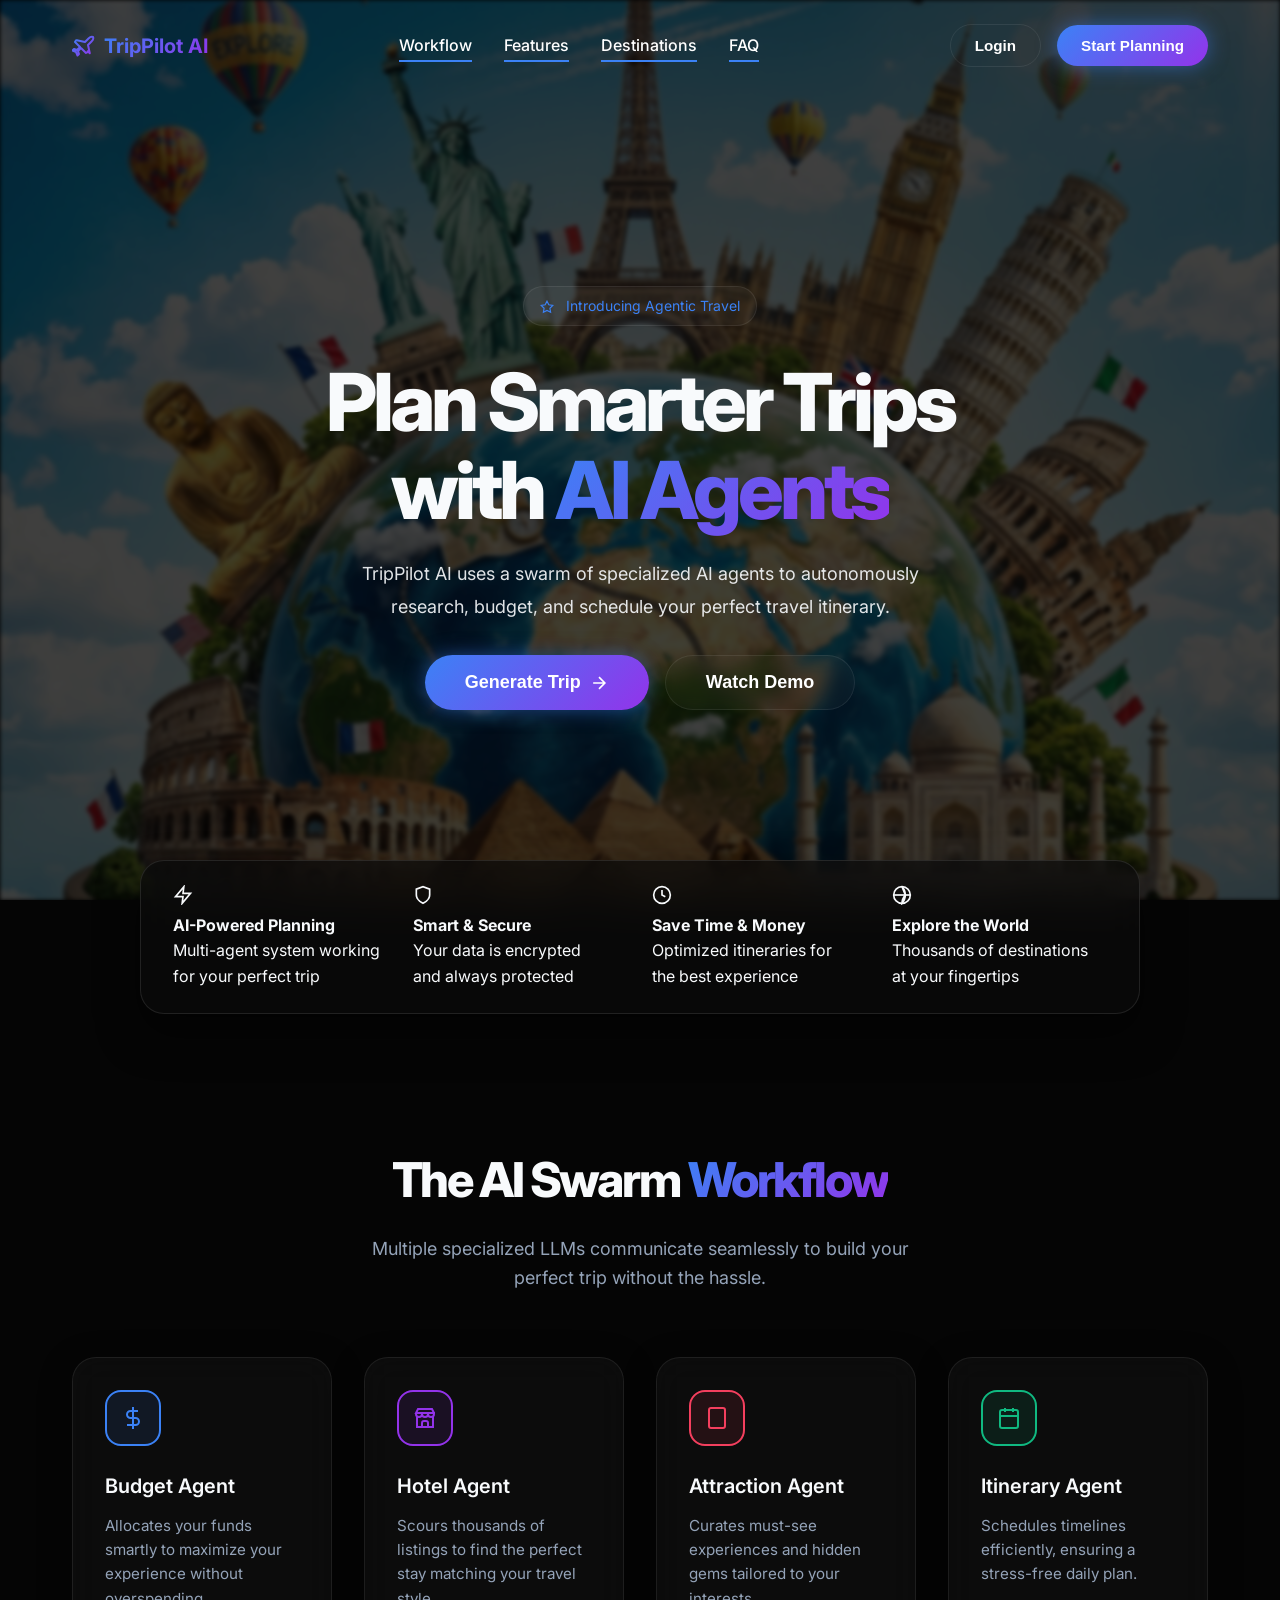
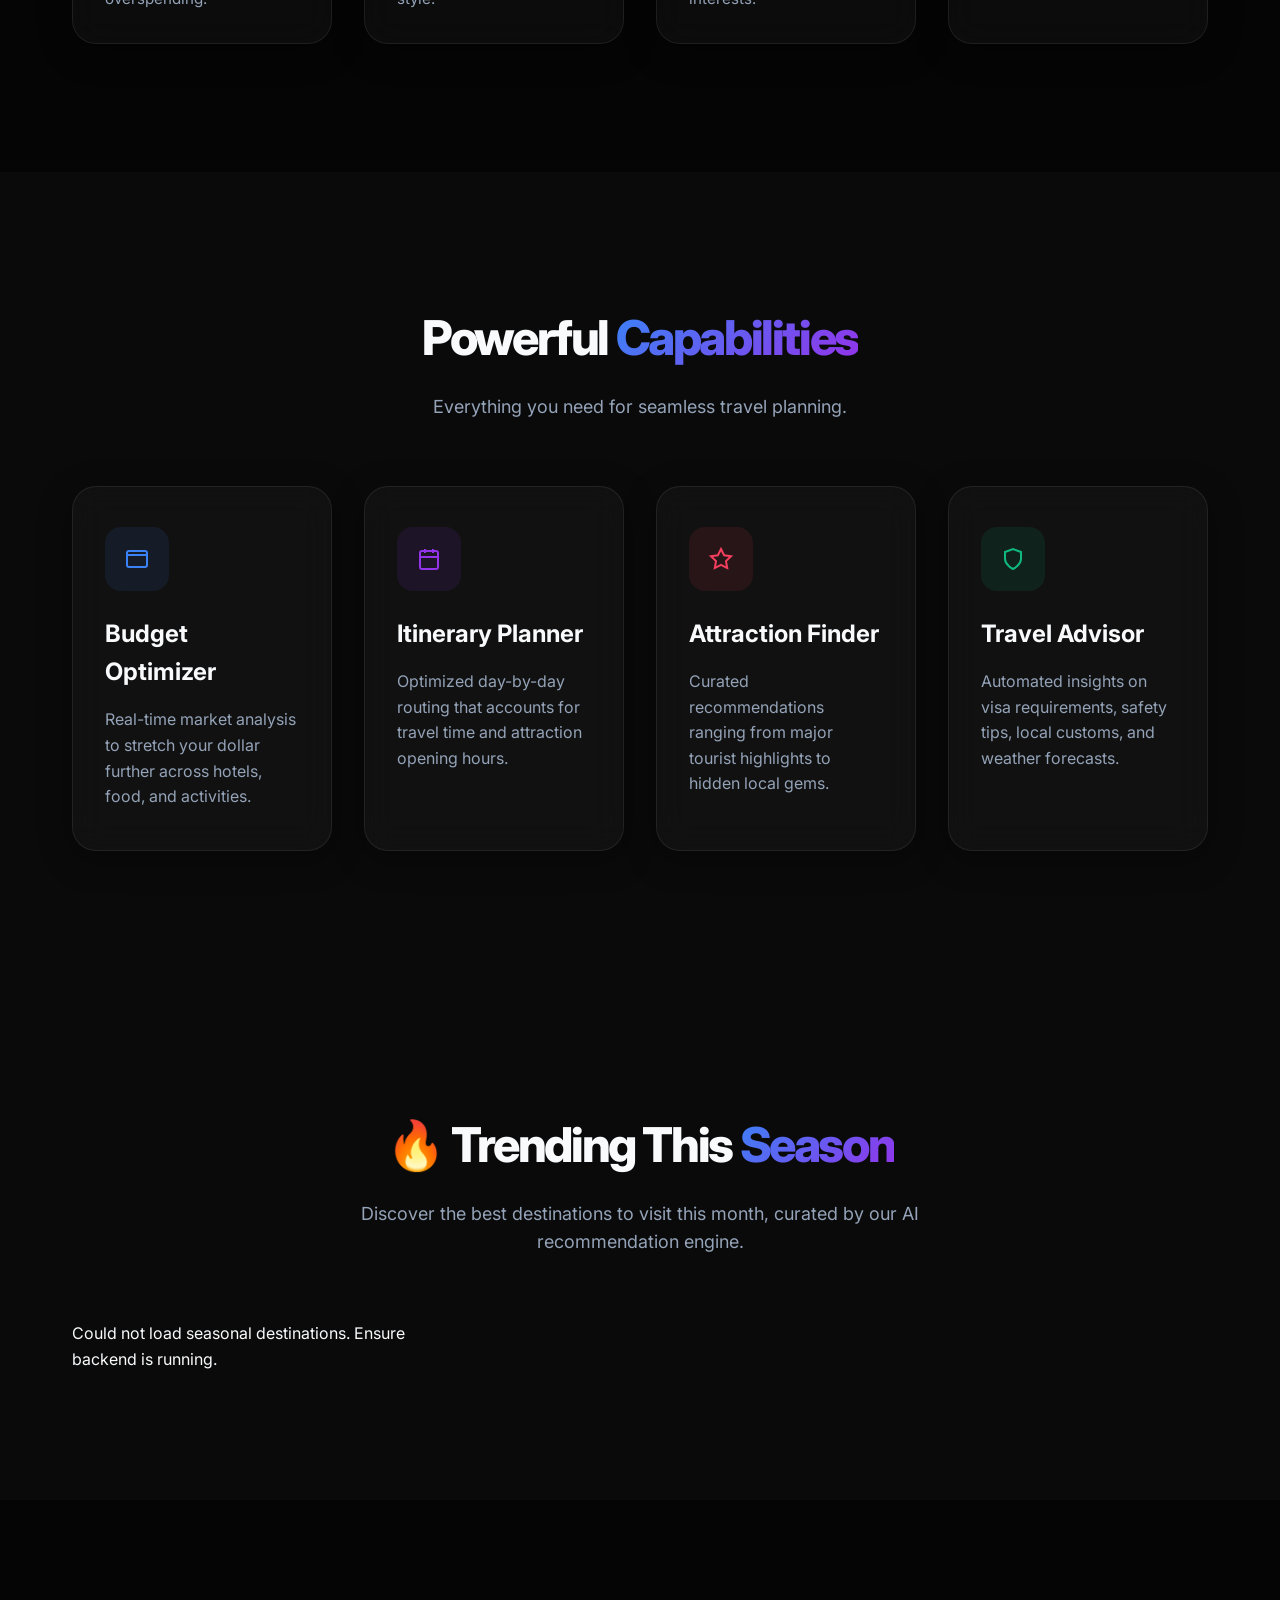
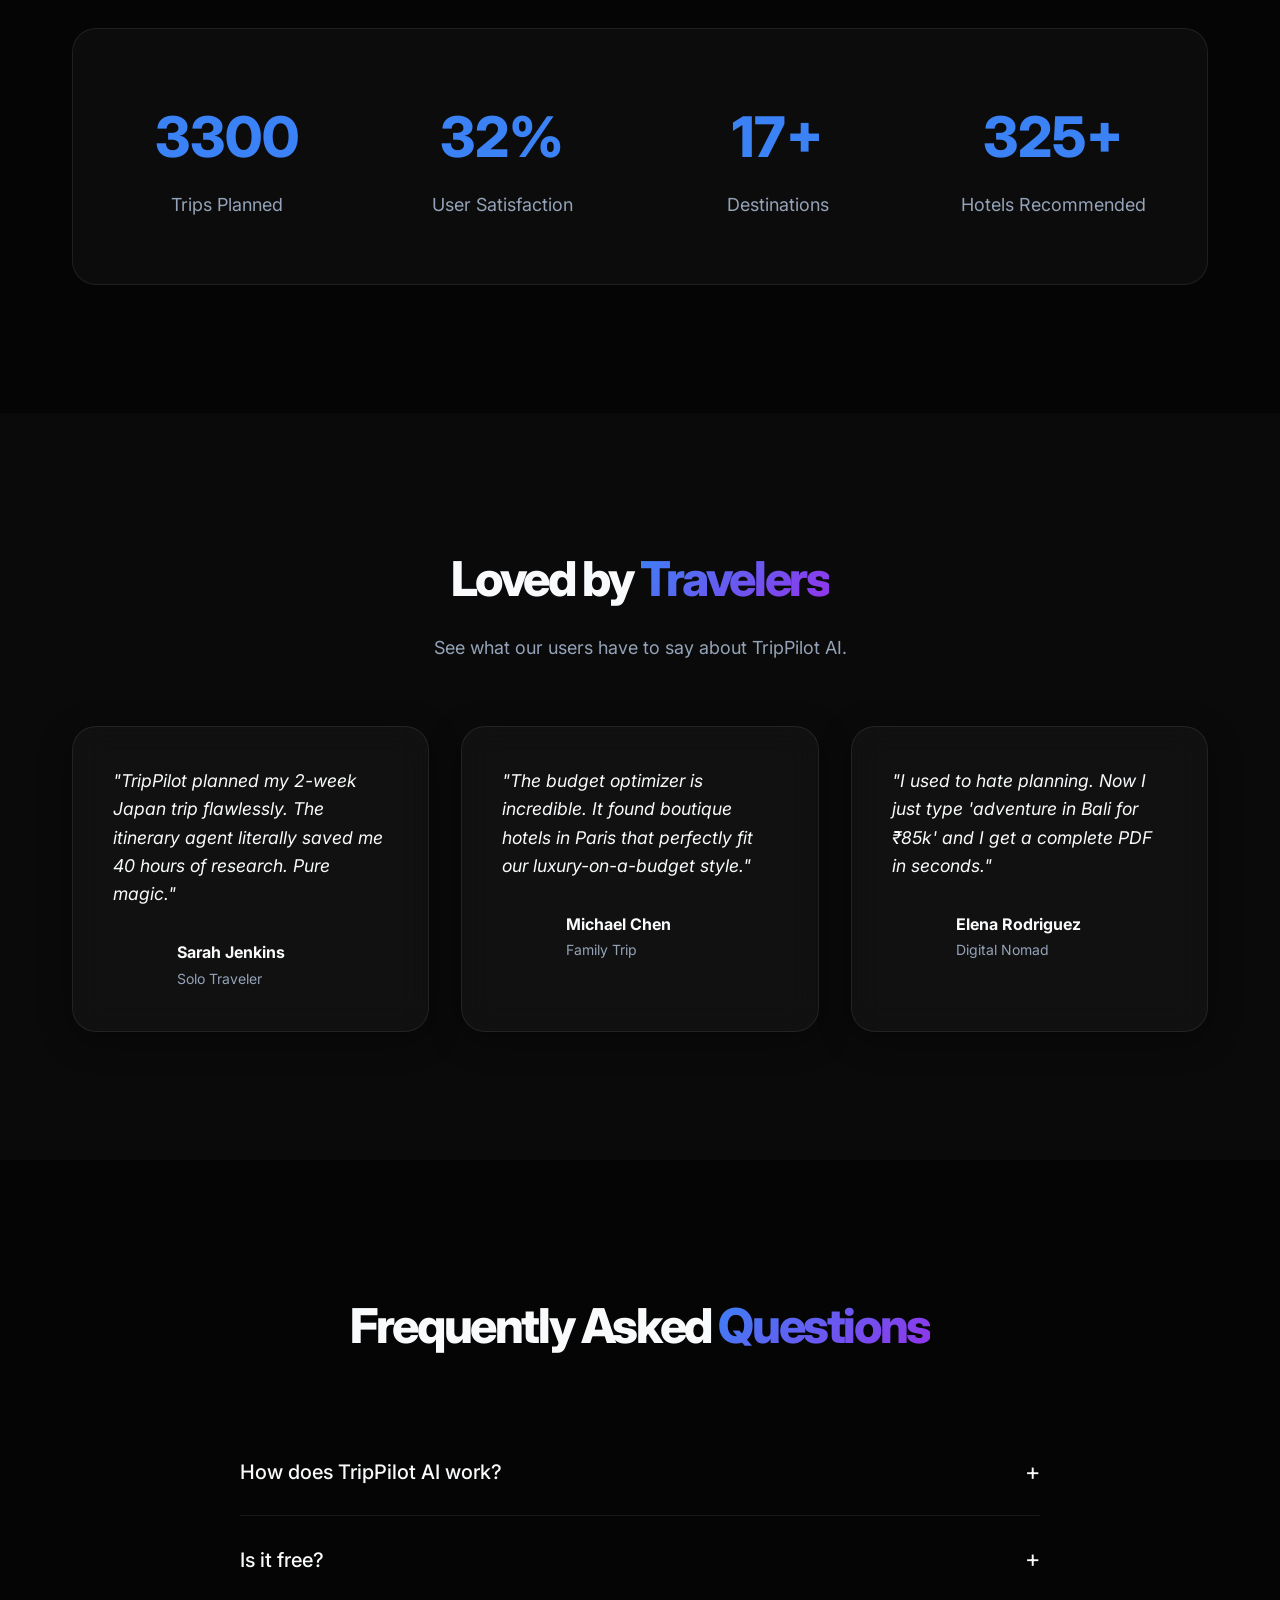
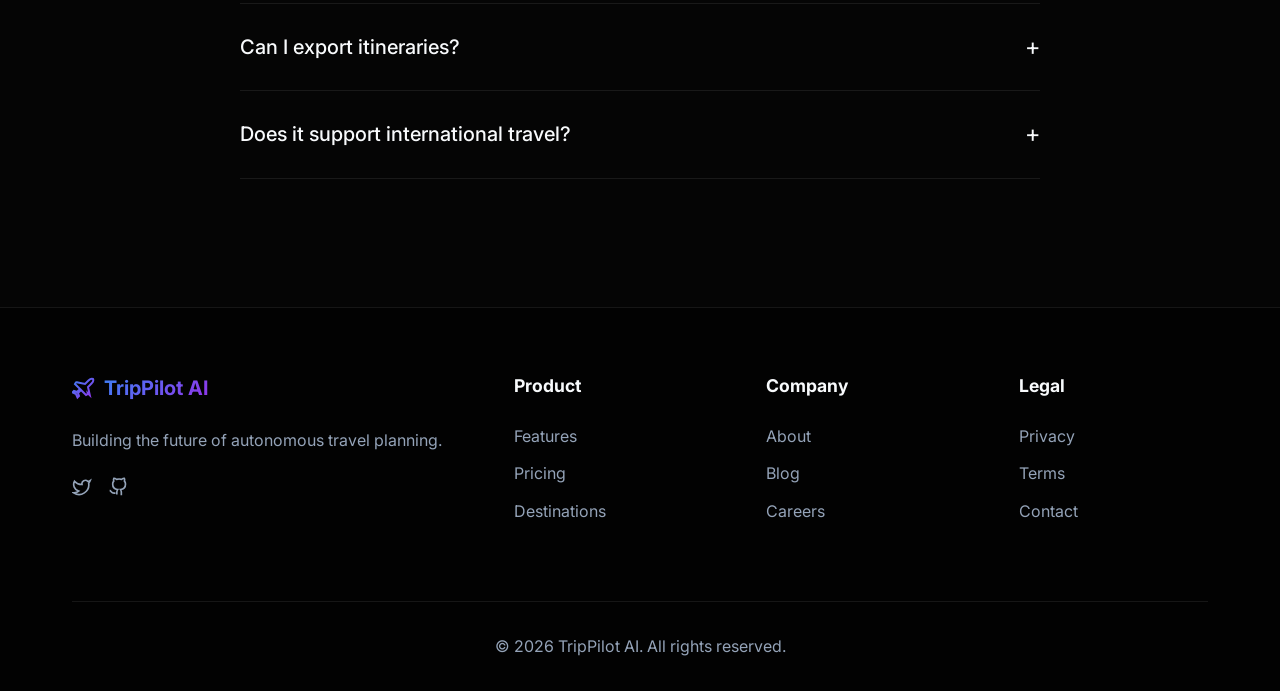
<file: frontend/index.html>
<!DOCTYPE html>
<html lang="en">
<head>
    <meta charset="UTF-8">
    <meta name="viewport" content="width=device-width, initial-scale=1.0">
    <title>TripPilot AI - Plan Smarter Trips</title>
    <link rel="stylesheet" href="style.css">
    <link rel="preconnect" href="https://fonts.googleapis.com">
    <link rel="preconnect" href="https://fonts.gstatic.com" crossorigin>
    <link href="https://fonts.googleapis.com/css2?family=Inter:wght@400;500;600;700;800&display=swap" rel="stylesheet">
</head>
<body>

    <!-- 1. Navbar -->
    <nav class="navbar" id="navbar">
        <div class="nav-container">
            <a href="#" class="logo">
                <svg width="24" height="24" viewBox="0 0 24 24" fill="none" stroke="url(#gradient)" stroke-width="2" stroke-linecap="round" stroke-linejoin="round">
                    <defs>
                        <linearGradient id="gradient" x1="0%" y1="0%" x2="100%" y2="100%">
                            <stop offset="0%" stop-color="#3b82f6" />
                            <stop offset="100%" stop-color="#9333ea" />
                        </linearGradient>
                    </defs>
                    <path d="M17.8 19.2 16 11l3.5-3.5C21 6 21.5 4 21 3c-1-.5-3 0-4.5 1.5L13 8 4.8 6.2c-.5-.1-.9.2-1.1.6L3 8l5 5-3 3-3-1-1.5 1.5L4 18l1.5 3.5L7 20l-1-3 3-3 5 5 1.2-.7c.4-.2.7-.6.6-1.1z"/>
                </svg>
                <span class="gradient-text">TripPilot AI</span>
            </a>
            <div class="nav-links">
                <a href="#workflow" class="nav-link">Workflow</a>
                <a href="#features" class="nav-link">Features</a>
                <a href="#destinations" class="nav-link">Destinations</a>
                <a href="#faq" class="nav-link">FAQ</a>
            </div>
            <div class="nav-actions">
                <button class="btn btn-outline hidden-mobile" onclick="window.location.href='login.html'">Login</button>
                <button class="btn btn-primary" onclick="window.location.href='login.html'">Start Planning</button>
                <button class="menu-btn" id="menu-btn">
                    <svg width="24" height="24" viewBox="0 0 24 24" fill="none" stroke="currentColor" stroke-width="2" stroke-linecap="round" stroke-linejoin="round"><line x1="3" y1="12" x2="21" y2="12"></line><line x1="3" y1="6" x2="21" y2="6"></line><line x1="3" y1="18" x2="21" y2="18"></line></svg>
                </button>
            </div>
        </div>
        <!-- Mobile Menu -->
        <div class="mobile-menu" id="mobile-menu">
            <a href="#workflow">Workflow</a>
            <a href="#features">Features</a>
            <a href="#destinations">Destinations</a>
            <a href="#faq">FAQ</a>
            <button class="btn btn-outline" style="width: 100%; margin-top: 1rem;" onclick="window.location.href='login.html'">Login</button>
        </div>
    </nav>

    <!-- 2. Hero Section -->
    <header class="hero">
        <!-- Background: clear travel image -->
        <div class="hero-bg-image"></div>
        <div class="hero-bg-overlay"></div>
        
        <div class="hero-content reveal">
            <div class="badge">
                <svg width="14" height="14" viewBox="0 0 24 24" fill="none" stroke="currentColor" stroke-width="2" style="margin-right:0.5rem; display:inline-block; vertical-align:middle;"><path d="M12 2l3.09 6.26L22 9.27l-5 4.87 1.18 6.88L12 17.77l-6.18 3.25L7 14.14 2 9.27l6.91-1.01L12 2z"/></svg>
                Introducing Agentic Travel
            </div>
            <h1 class="hero-title">Plan Smarter Trips<br>with <span class="gradient-text">AI Agents</span></h1>
            <p class="hero-subtitle">TripPilot AI uses a swarm of specialized AI agents to autonomously research, budget, and schedule your perfect travel itinerary.</p>
            <div class="hero-buttons">
                <button class="btn btn-primary btn-large" onclick="window.location.href='login.html'">Generate Trip <svg width="20" height="20" viewBox="0 0 24 24" fill="none" stroke="currentColor" stroke-width="2" style="margin-left:0.5rem;"><path d="M5 12h14M12 5l7 7-7 7"/></svg></button>
                <button class="btn btn-glass btn-large" onclick="window.location.href='login.html'">Watch Demo</button>
            </div>
        </div>
    </header>

    <!-- 2.5 Features Bar Section -->
    <section class="features-bar-section">
        <div class="container">
            <div class="features-bar-card">
                <div class="feature-item">
                    <div class="feature-icon-wrapper">
                        <svg width="20" height="20" viewBox="0 0 24 24" fill="none" stroke="currentColor" stroke-width="2"><path d="M13 2L3 14h9l-1 8 10-12h-9l1-8z"/></svg>
                    </div>
                    <div class="feature-text">
                        <h4>AI-Powered Planning</h4>
                        <p>Multi-agent system working<br>for your perfect trip</p>
                    </div>
                </div>
                <div class="feature-item">
                    <div class="feature-icon-wrapper">
                        <svg width="20" height="20" viewBox="0 0 24 24" fill="none" stroke="currentColor" stroke-width="2"><path d="M12 22s8-4 8-10V5l-8-3-8 3v7c0 6 8 10 8 10z"/></svg>
                    </div>
                    <div class="feature-text">
                        <h4>Smart & Secure</h4>
                        <p>Your data is encrypted<br>and always protected</p>
                    </div>
                </div>
                <div class="feature-item">
                    <div class="feature-icon-wrapper">
                        <svg width="20" height="20" viewBox="0 0 24 24" fill="none" stroke="currentColor" stroke-width="2"><circle cx="12" cy="12" r="10"/><polyline points="12 6 12 12 16 14"/></svg>
                    </div>
                    <div class="feature-text">
                        <h4>Save Time & Money</h4>
                        <p>Optimized itineraries for<br>the best experience</p>
                    </div>
                </div>
                <div class="feature-item">
                    <div class="feature-icon-wrapper">
                        <svg width="20" height="20" viewBox="0 0 24 24" fill="none" stroke="currentColor" stroke-width="2"><circle cx="12" cy="12" r="10"/><line x1="2" y1="12" x2="22" y2="12"/><path d="M12 2a15.3 15.3 0 0 1 4 10 15.3 15.3 0 0 1-4 10 15.3 15.3 0 0 1 4-10z"/></svg>
                    </div>
                    <div class="feature-text">
                        <h4>Explore the World</h4>
                        <p>Thousands of destinations<br>at your fingertips</p>
                    </div>
                </div>
            </div>
        </div>
    </section>

    <!-- 3. AI Agent Workflow -->
    <section class="section" id="workflow">
        <div class="container reveal">
            <div class="section-header">
                <h2>The AI Swarm <span class="gradient-text">Workflow</span></h2>
                <p>Multiple specialized LLMs communicate seamlessly to build your perfect trip without the hassle.</p>
            </div>
            
            <div class="workflow-grid">
                <div class="workflow-card glass-card">
                    <div class="node-icon bg-blue">
                        <svg width="24" height="24" viewBox="0 0 24 24" fill="none" stroke="currentColor" stroke-width="2"><line x1="12" y1="1" x2="12" y2="23"/><path d="M17 5H9.5a3.5 3.5 0 0 0 0 7h5a3.5 3.5 0 0 1 0 7H6"/></svg>
                    </div>
                    <h3>Budget Agent</h3>
                    <p>Allocates your funds smartly to maximize your experience without overspending.</p>
                </div>
                
                <div class="workflow-card glass-card">
                    <div class="node-icon bg-purple">
                        <svg width="24" height="24" viewBox="0 0 24 24" fill="none" stroke="currentColor" stroke-width="2"><path d="M3 21h18"/><path d="M3 7v1a3 3 0 0 0 6 0v-1m0 1a3 3 0 0 0 6 0v-1m0 1a3 3 0 0 0 6 0v-1h-18l2-4h14l2 4"/><line x1="4" y1="21" x2="4" y2="10"/><line x1="20" y1="21" x2="20" y2="10"/><path d="M9 21v-4a2 2 0 0 1 2-2h2a2 2 0 0 1 2 2v4"/></svg>
                    </div>
                    <h3>Hotel Agent</h3>
                    <p>Scours thousands of listings to find the perfect stay matching your travel style.</p>
                </div>
                
                <div class="workflow-card glass-card">
                    <div class="node-icon bg-pink">
                        <svg width="24" height="24" viewBox="0 0 24 24" fill="none" stroke="currentColor" stroke-width="2"><rect x="4" y="2" width="16" height="20" rx="2" ry="2"/><line x1="12" y1="18" x2="12" y2="18"/></svg>
                    </div>
                    <h3>Attraction Agent</h3>
                    <p>Curates must-see experiences and hidden gems tailored to your interests.</p>
                </div>
                
                <div class="workflow-card glass-card">
                    <div class="node-icon bg-green">
                        <svg width="24" height="24" viewBox="0 0 24 24" fill="none" stroke="currentColor" stroke-width="2"><rect x="3" y="4" width="18" height="18" rx="2" ry="2"/><line x1="16" y1="2" x2="16" y2="6"/><line x1="8" y1="2" x2="8" y2="6"/><line x1="3" y1="10" x2="21" y2="10"/></svg>
                    </div>
                    <h3>Itinerary Agent</h3>
                    <p>Schedules timelines efficiently, ensuring a stress-free daily plan.</p>
                </div>
            </div>
        </div>
    </section>

    <!-- 4. Features Section -->
    <section class="section bg-darker" id="features">
        <div class="container reveal">
            <div class="section-header">
                <h2>Powerful <span class="gradient-text">Capabilities</span></h2>
                <p>Everything you need for seamless travel planning.</p>
            </div>
            
            <div class="features-grid">
                <div class="feature-card glass-card">
                    <div class="feature-icon bg-blue-dim">
                        <svg width="24" height="24" viewBox="0 0 24 24" fill="none" stroke="#3b82f6" stroke-width="2"><rect x="2" y="4" width="20" height="16" rx="2"/><path d="M2 8h20"/><path d="M6 16h.01"/><path d="M10 16h.01"/></svg>
                    </div>
                    <h3>Budget Optimizer</h3>
                    <p>Real-time market analysis to stretch your dollar further across hotels, food, and activities.</p>
                </div>
                <div class="feature-card glass-card">
                    <div class="feature-icon bg-purple-dim">
                        <svg width="24" height="24" viewBox="0 0 24 24" fill="none" stroke="#9333ea" stroke-width="2"><rect x="3" y="4" width="18" height="18" rx="2" ry="2"/><line x1="16" y1="2" x2="16" y2="6"/><line x1="8" y1="2" x2="8" y2="6"/><line x1="3" y1="10" x2="21" y2="10"/></svg>
                    </div>
                    <h3>Itinerary Planner</h3>
                    <p>Optimized day-by-day routing that accounts for travel time and attraction opening hours.</p>
                </div>
                <div class="feature-card glass-card">
                    <div class="feature-icon bg-pink-dim">
                        <svg width="24" height="24" viewBox="0 0 24 24" fill="none" stroke="#f43f5e" stroke-width="2"><polygon points="12 2 15.09 8.26 22 9.27 17 14.14 18.18 21.02 12 17.77 5.82 21.02 7 14.14 2 9.27 8.91 8.26 12 2"/></svg>
                    </div>
                    <h3>Attraction Finder</h3>
                    <p>Curated recommendations ranging from major tourist highlights to hidden local gems.</p>
                </div>
                <div class="feature-card glass-card">
                    <div class="feature-icon bg-green-dim">
                        <svg width="24" height="24" viewBox="0 0 24 24" fill="none" stroke="#10b981" stroke-width="2"><path d="M12 22s8-4 8-10V5l-8-3-8 3v7c0 6 8 10 8 10z"/></svg>
                    </div>
                    <h3>Travel Advisor</h3>
                    <p>Automated insights on visa requirements, safety tips, local customs, and weather forecasts.</p>
                </div>
            </div>
        </div>
    </section>


    <!-- 5. Trending This Season -->
    <section class="section bg-darker" id="destinations">
        <div class="container reveal">
            <div class="section-header">
                <h2>🔥 Trending This <span class="gradient-text">Season</span></h2>
                <p>Discover the best destinations to visit this month, curated by our AI recommendation engine.</p>
            </div>
            
            <div class="destinations-grid" id="trending-destinations-grid">
                <!-- Trending destinations will be loaded here via JS -->
                <div class="col-span-full text-center py-10">
                    <p class="text-gray-400">Loading seasonal recommendations...</p>
                </div>
            </div>
        </div>
    </section>

    <!-- 6. Statistics Section -->
    <section class="section" id="stats">
        <div class="container reveal">
            <div class="stats-grid">
                <div class="stat-item">
                    <div class="stat-number" data-target="10000">0</div>
                    <div class="stat-label">Trips Planned</div>
                </div>
                <div class="stat-item">
                    <div class="stat-number" data-target="95" data-suffix="%">0</div>
                    <div class="stat-label">User Satisfaction</div>
                </div>
                <div class="stat-item">
                    <div class="stat-number" data-target="50" data-suffix="+">0</div>
                    <div class="stat-label">Destinations</div>
                </div>
                <div class="stat-item">
                    <div class="stat-number" data-target="1000" data-suffix="+">0</div>
                    <div class="stat-label">Hotels Recommended</div>
                </div>
            </div>
        </div>
    </section>

    <!-- 8. Testimonials Section -->
    <section class="section bg-darker">
        <div class="container reveal">
            <div class="section-header">
                <h2>Loved by <span class="gradient-text">Travelers</span></h2>
                <p>See what our users have to say about TripPilot AI.</p>
            </div>
            
            <div class="testimonials-grid">
                <div class="testimonial-card glass-card">
                    <p class="review">"TripPilot planned my 2-week Japan trip flawlessly. The itinerary agent literally saved me 40 hours of research. Pure magic."</p>
                    <div class="user-info">
                        <div class="avatar" style="background-image: url('https://i.pravatar.cc/150?img=32')"></div>
                        <div>
                            <h4>Sarah Jenkins</h4>
                            <span>Solo Traveler</span>
                        </div>
                    </div>
                </div>
                <div class="testimonial-card glass-card">
                    <p class="review">"The budget optimizer is incredible. It found boutique hotels in Paris that perfectly fit our luxury-on-a-budget style."</p>
                    <div class="user-info">
                        <div class="avatar" style="background-image: url('https://i.pravatar.cc/150?img=11')"></div>
                        <div>
                            <h4>Michael Chen</h4>
                            <span>Family Trip</span>
                        </div>
                    </div>
                </div>
                <div class="testimonial-card glass-card">
                    <p class="review">"I used to hate planning. Now I just type 'adventure in Bali for ₹85k' and I get a complete PDF in seconds."</p>
                    <div class="user-info">
                        <div class="avatar" style="background-image: url('https://i.pravatar.cc/150?img=47')"></div>
                        <div>
                            <h4>Elena Rodriguez</h4>
                            <span>Digital Nomad</span>
                        </div>
                    </div>
                </div>
            </div>
        </div>
    </section>

    <!-- 9. FAQ Section -->
    <section class="section" id="faq">
        <div class="container reveal">
            <div class="section-header">
                <h2>Frequently Asked <span class="gradient-text">Questions</span></h2>
            </div>
            
            <div class="faq-container">
                <div class="faq-item">
                    <div class="faq-question">
                        <h3>How does TripPilot AI work?</h3>
                        <span class="faq-icon">+</span>
                    </div>
                    <div class="faq-answer">
                        <p>We use an advanced LangGraph architecture with specialized AI agents. You provide constraints, and our agents (Budget, Hotel, Itinerary, etc.) negotiate and build a comprehensive plan.</p>
                    </div>
                </div>
                <div class="faq-item">
                    <div class="faq-question">
                        <h3>Is it free?</h3>
                        <span class="faq-icon">+</span>
                    </div>
                    <div class="faq-answer">
                        <p>We offer a generous free tier that allows up to 3 complete trip generations per month. Pro users get unlimited trips, PDF exports, and live API hotel booking integrations.</p>
                    </div>
                </div>
                <div class="faq-item">
                    <div class="faq-question">
                        <h3>Can I export itineraries?</h3>
                        <span class="faq-icon">+</span>
                    </div>
                    <div class="faq-answer">
                        <p>Yes! Once an itinerary is generated, you can save it to your dashboard, export it as a highly formatted PDF, or sync it directly to Google Calendar.</p>
                    </div>
                </div>
                <div class="faq-item">
                    <div class="faq-question">
                        <h3>Does it support international travel?</h3>
                        <span class="faq-icon">+</span>
                    </div>
                    <div class="faq-answer">
                        <p>Absolutely. TripPilot AI covers over 190 countries and automatically includes visa requirements and local custom tips via our Travel Advisor Agent.</p>
                    </div>
                </div>
            </div>
        </div>
    </section>

    <!-- 10. Footer -->
    <footer class="footer">
        <div class="container">
            <div class="footer-grid">
                <div class="footer-brand">
                    <a href="#" class="logo">
                        <svg width="24" height="24" viewBox="0 0 24 24" fill="none" stroke="url(#gradient)" stroke-width="2"><path d="M17.8 19.2 16 11l3.5-3.5C21 6 21.5 4 21 3c-1-.5-3 0-4.5 1.5L13 8 4.8 6.2c-.5-.1-.9.2-1.1.6L3 8l5 5-3 3-3-1-1.5 1.5L4 18l1.5 3.5L7 20l-1-3 3-3 5 5 1.2-.7c.4-.2.7-.6.6-1.1z"/></svg>
                        <span class="gradient-text">TripPilot AI</span>
                    </a>
                    <p>Building the future of autonomous travel planning.</p>
                    <div class="social-links">
                        <a href="#"><svg width="20" height="20" viewBox="0 0 24 24" fill="none" stroke="currentColor" stroke-width="2"><path d="M22 4s-.7 2.1-2 3.4c1.6 10-9.4 17.3-18 11.6 2.2.1 4.4-.6 6-2C3 15.5.5 9.6 3 5c2.2 2.6 5.6 4.1 9 4-.9-4.2 4-6.6 7-3.8 1.1 0 3-1.2 3-1.2z"/></svg></a>
                        <a href="#"><svg width="20" height="20" viewBox="0 0 24 24" fill="none" stroke="currentColor" stroke-width="2"><path d="M9 19c-5 1.5-5-2.5-7-3m14 6v-3.8c0-1.2-.4-2.4-1-3.2 3-.3 6-1.5 6-6.5 0-1.4-.5-2.6-1.3-3.5.1-.3.6-1.6-.1-3.4 0 0-1-.3-3.3 1.2-1-.3-2-.4-3-.4s-2 .1-3 .4c-2.3-1.5-3.3-1.2-3.3-1.2-.7 1.8-.2 3.1-.1 3.4-.8.9-1.3 2.1-1.3 3.5 0 5 3 6.2 6 6.5-.6.8-1 1.9-1 3.2V21"/></svg></a>
                    </div>
                </div>
                <div class="footer-links">
                    <h4>Product</h4>
                    <a href="#">Features</a>
                    <a href="#">Pricing</a>
                    <a href="#">Destinations</a>
                </div>
                <div class="footer-links">
                    <h4>Company</h4>
                    <a href="#">About</a>
                    <a href="#">Blog</a>
                    <a href="#">Careers</a>
                </div>
                <div class="footer-links">
                    <h4>Legal</h4>
                    <a href="#">Privacy</a>
                    <a href="#">Terms</a>
                    <a href="#">Contact</a>
                </div>
            </div>
            <div class="footer-bottom">
                <p>&copy; 2026 TripPilot AI. All rights reserved.</p>
            </div>
        </div>
    </footer>

    <script src="script.js"></script>
    <script>
        // Warn when opened via file:// — API calls need the backend running
        if (window.location.protocol === 'file:') {
            const bar = document.createElement('div');
            bar.style.cssText = 'position:fixed;bottom:0;left:0;right:0;z-index:9999;padding:.75rem 1rem;background:rgba(59,130,246,0.95);color:#fff;font-size:.85rem;text-align:center;font-family:Inter,sans-serif;';
            bar.innerHTML = 'Opened as a local file. For login &amp; trip planning, run <strong>start_servers.bat</strong> and open <a href="http://localhost:3000" style="color:#fff;text-decoration:underline;">http://localhost:3000</a>';
            document.body.appendChild(bar);
        }
    </script>
</body>
</html>
</file>
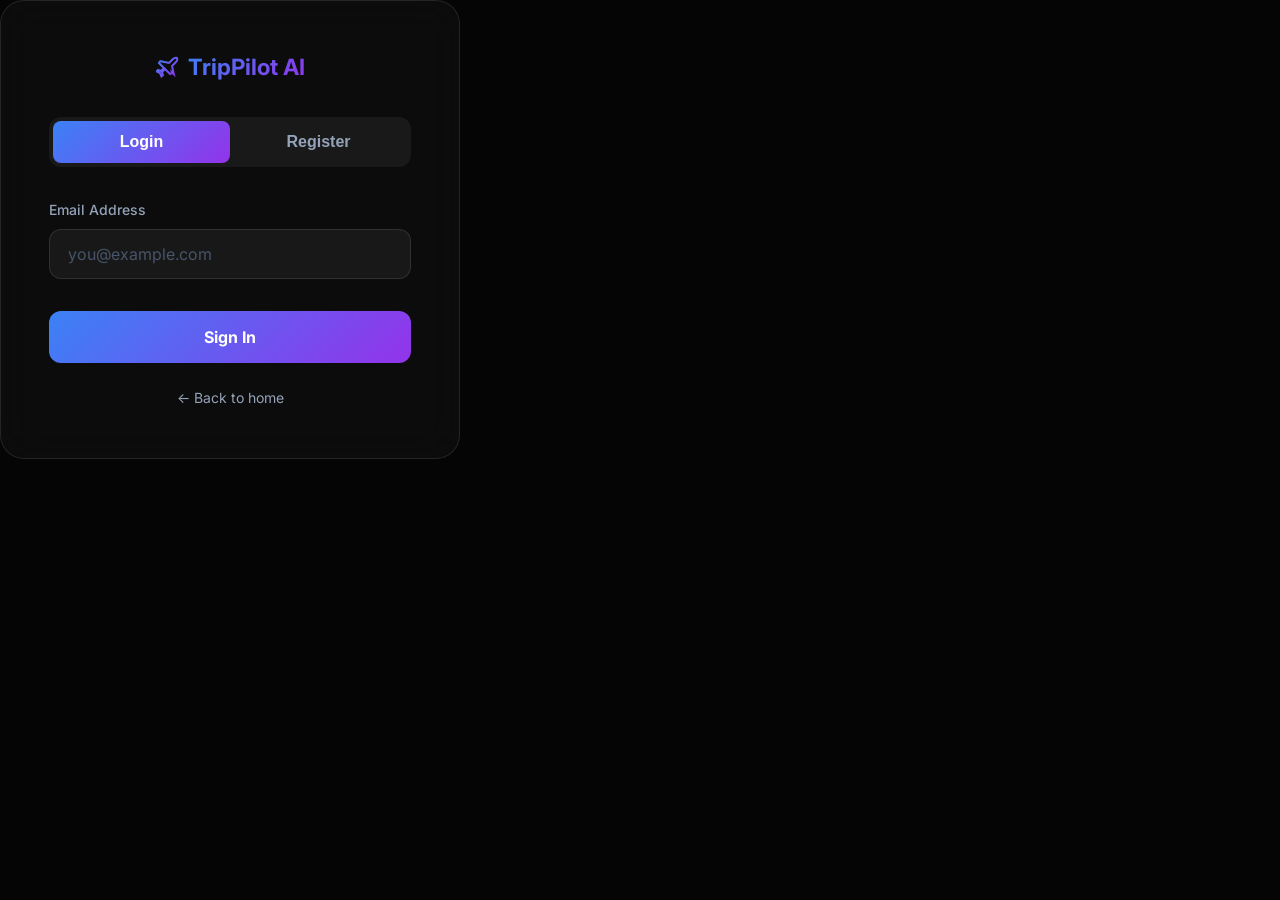
<file: frontend/create-trip.html>
<!DOCTYPE html>
<html lang="en">
<head>
    <meta charset="UTF-8">
    <meta name="viewport" content="width=device-width, initial-scale=1.0">
    <title>Create Trip – TripPilot AI</title>
    <link rel="stylesheet" href="style.css">
    <link href="https://fonts.googleapis.com/css2?family=Inter:wght@400;500;600;700;800&display=swap" rel="stylesheet">
    <style>
        body { background: #030303; min-height: 100vh; }
        .create-page {
            min-height: 100vh;
            display: flex;
            flex-direction: column;
        }
        .create-nav {
            display: flex;
            align-items: center;
            justify-content: space-between;
            padding: 1.25rem 2.5rem;
            border-bottom: 1px solid rgba(255,255,255,0.06);
            background: rgba(3,3,3,0.8);
            backdrop-filter: blur(12px);
        }
        .nav-logo {
            display: flex; align-items: center; gap: .5rem;
            font-size: 1.2rem; font-weight: 700;
            text-decoration: none;
        }
        .create-body {
            flex: 1;
            display: flex;
            align-items: flex-start;
            justify-content: center;
            padding: 3rem 1.5rem;
            gap: 3rem;
        }

        /* Progress Steps */
        .steps-sidebar {
            width: 240px;
            flex-shrink: 0;
            position: sticky;
            top: 2rem;
        }
        .steps-sidebar h3 {
            font-size: .8rem;
            font-weight: 600;
            letter-spacing: .08em;
            text-transform: uppercase;
            color: #475569;
            margin-bottom: 1.5rem;
        }
        .step-item {
            display: flex;
            align-items: center;
            gap: 1rem;
            padding: .875rem 0;
            position: relative;
        }
        .step-item:not(:last-child)::after {
            content: '';
            position: absolute;
            left: 1.125rem;
            top: 3.5rem;
            width: 2px;
            height: calc(100% - 1rem);
            background: rgba(255,255,255,0.08);
        }
        .step-item.done::after { background: var(--primary); }
        .step-num {
            width: 2.25rem; height: 2.25rem;
            border-radius: 50%;
            border: 2px solid rgba(255,255,255,0.15);
            display: flex; align-items: center; justify-content: center;
            font-size: .875rem;
            font-weight: 700;
            flex-shrink: 0;
            background: #030303;
            z-index: 1;
            transition: all .3s ease;
        }
        .step-item.active .step-num {
            border-color: var(--primary);
            color: var(--primary);
            box-shadow: 0 0 15px rgba(59,130,246,0.4);
        }
        .step-item.done .step-num {
            border-color: var(--primary);
            background: var(--primary);
            color: white;
        }
        .step-label { font-size: .95rem; font-weight: 500; color: #475569; }
        .step-item.active .step-label { color: white; }
        .step-item.done .step-label { color: #60a5fa; }

        /* Form Card */
        .form-card {
            flex: 1;
            max-width: 640px;
            background: rgba(255,255,255,0.02);
            border: 1px solid rgba(255,255,255,0.08);
            border-radius: 1.5rem;
            padding: 2.5rem;
            backdrop-filter: blur(12px);
        }
        .form-step { display: none; }
        .form-step.active { display: block; }
        .step-title {
            font-size: 1.75rem;
            font-weight: 800;
            margin-bottom: .5rem;
        }
        .step-desc {
            color: #64748b;
            margin-bottom: 2rem;
        }

        /* Inputs */
        .form-group { margin-bottom: 1.5rem; }
        .form-label {
            display: block;
            font-size: .875rem;
            font-weight: 600;
            color: #94a3b8;
            margin-bottom: .625rem;
        }
        .form-input, .form-select {
            width: 100%;
            padding: .875rem 1.25rem;
            background: rgba(255,255,255,0.05);
            border: 1px solid rgba(255,255,255,0.1);
            border-radius: .875rem;
            color: white;
            font-size: 1rem;
            font-family: inherit;
            transition: all .25s ease;
            outline: none;
            appearance: none;
        }
        .form-input:focus, .form-select:focus {
            border-color: var(--primary);
            box-shadow: 0 0 0 3px rgba(59,130,246,0.15);
            background: rgba(59,130,246,0.05);
        }
        .form-input::placeholder { color: #334155; }

        /* Destination suggestions */
        .suggestions {
            display: flex;
            flex-wrap: wrap;
            gap: .625rem;
            margin-top: .75rem;
        }
        .suggestion-chip {
            padding: .4rem .9rem;
            border-radius: 9999px;
            background: rgba(255,255,255,0.05);
            border: 1px solid rgba(255,255,255,0.1);
            color: #94a3b8;
            font-size: .85rem;
            cursor: pointer;
            transition: all .2s;
        }
        .suggestion-chip:hover {
            border-color: var(--primary);
            color: var(--primary);
            background: rgba(59,130,246,0.1);
        }

        /* Budget Slider */
        .budget-display {
            display: flex;
            justify-content: space-between;
            align-items: center;
            margin-bottom: 1rem;
        }
        .budget-value {
            font-size: 2rem;
            font-weight: 800;
            color: var(--primary);
        }
        input[type="range"] {
            width: 100%;
            height: 6px;
            background: rgba(255,255,255,0.1);
            border-radius: 3px;
            appearance: none;
            outline: none;
            cursor: pointer;
        }
        input[type="range"]::-webkit-slider-thumb {
            appearance: none;
            width: 20px; height: 20px;
            border-radius: 50%;
            background: linear-gradient(135deg, var(--primary), var(--secondary));
            box-shadow: 0 0 10px rgba(59,130,246,0.6);
            cursor: pointer;
        }
        .input-row {
            display: grid;
            grid-template-columns: repeat(3, 1fr);
            gap: 1.25rem;
        }

        /* Style Selector */
        .style-grid {
            display: grid;
            grid-template-columns: repeat(3, 1fr);
            gap: 1rem;
        }
        .style-card {
            padding: 1.25rem;
            border-radius: 1rem;
            border: 2px solid rgba(255,255,255,0.07);
            background: rgba(255,255,255,0.02);
            cursor: pointer;
            text-align: center;
            transition: all .25s ease;
        }
        .style-card:hover { border-color: rgba(59,130,246,0.4); background: rgba(59,130,246,0.05); }
        .style-card.selected {
            border-color: var(--primary);
            background: rgba(59,130,246,0.1);
            box-shadow: 0 0 20px rgba(59,130,246,0.2);
        }
        .style-emoji { font-size: 2rem; margin-bottom: .5rem; }
        .style-name { font-size: .9rem; font-weight: 600; }

        /* Traveler Counter */
        .traveler-counter {
            display: flex;
            align-items: center;
            gap: 1.5rem;
        }
        .counter-btn {
            width: 3rem; height: 3rem;
            border-radius: 50%;
            border: 1px solid rgba(255,255,255,0.15);
            background: rgba(255,255,255,0.05);
            color: white;
            font-size: 1.5rem;
            cursor: pointer;
            display: flex; align-items: center; justify-content: center;
            transition: all .2s;
        }
        .counter-btn:hover { border-color: var(--primary); color: var(--primary); }
        .counter-val { font-size: 2rem; font-weight: 700; min-width: 2rem; text-align: center; }

        /* Navigation Buttons */
        .form-nav {
            display: flex;
            justify-content: space-between;
            margin-top: 2.5rem;
        }
        .btn-prev {
            padding: .875rem 2rem;
            border-radius: .75rem;
            border: 1px solid rgba(255,255,255,0.1);
            background: transparent;
            color: #94a3b8;
            font-size: .95rem;
            font-weight: 600;
            cursor: pointer;
            font-family: inherit;
            transition: all .2s;
        }
        .btn-prev:hover { color: white; border-color: white; }
        .btn-next {
            padding: .875rem 2rem;
            border-radius: .75rem;
            border: none;
            background: linear-gradient(135deg, var(--primary), var(--secondary));
            color: white;
            font-size: .95rem;
            font-weight: 700;
            cursor: pointer;
            font-family: inherit;
            transition: all .25s;
            display: flex;
            align-items: center;
            gap: .5rem;
        }
        .btn-next:hover { transform: translateY(-2px); box-shadow: 0 10px 30px rgba(59,130,246,0.4); }
        .btn-next:disabled { opacity: .5; cursor: not-allowed; transform: none; }

        /* Loading Overlay */
        .loading-overlay {
            display: none;
            position: fixed;
            top: 0; left: 0; right: 0; bottom: 0;
            background: rgba(3,3,3,0.95);
            z-index: 100;
            flex-direction: column;
            align-items: center;
            justify-content: center;
            gap: 1rem;
        }
        .loading-overlay.active { display: flex; }
        .loading-title { font-size: 1.75rem; font-weight: 800; margin-bottom: .5rem; }
        .loading-desc { color: #64748b; margin-bottom: 2rem; }
        .agents-list { display: flex; flex-direction: column; gap: .75rem; width: 360px; }
        .agent-row {
            display: flex;
            align-items: center;
            gap: 1rem;
            padding: .875rem 1.25rem;
            background: rgba(255,255,255,0.03);
            border: 1px solid rgba(255,255,255,0.07);
            border-radius: .75rem;
            transition: all .5s ease;
        }
        .agent-row.working { border-color: rgba(59,130,246,0.4); background: rgba(59,130,246,0.08); }
        .agent-row.done { border-color: rgba(16,185,129,0.4); background: rgba(16,185,129,0.05); }
        .agent-status { width: 1.5rem; height: 1.5rem; border-radius: 50%; border: 2px solid #334155; flex-shrink: 0; }
        .agent-row.working .agent-status { border-color: var(--primary); animation: pulse-border 1s infinite; }
        .agent-row.done .agent-status { background: #10b981; border-color: #10b981; }
        @keyframes pulse-border {
            0%, 100% { box-shadow: 0 0 0 0 rgba(59,130,246,0.6); }
            50% { box-shadow: 0 0 0 6px rgba(59,130,246,0); }
        }
    </style>
</head>
<body>
    <!-- Loading Overlay -->
    <div class="loading-overlay" id="loading-overlay">
        <div style="text-align:center; max-width:400px;">
            <div style="margin-bottom:1rem;">
                <svg width="48" height="48" viewBox="0 0 24 24" fill="none" stroke="currentColor" stroke-width="1.5" stroke-linecap="round" stroke-linejoin="round">
                    <rect x="3" y="11" width="18" height="10" rx="2"></rect>
                    <circle cx="12" cy="5" r="2"></circle>
                    <path d="M12 7v4"></path>
                    <line x1="8" y1="16" x2="8" y2="16"></line>
                    <line x1="16" y1="16" x2="16" y2="16"></line>
                </svg>
            </div>
            <div class="loading-title">AI Agents are Planning Your Trip</div>
            <div class="loading-desc">6 specialized agents are collaborating to build your perfect itinerary…</div>
            <div class="agents-list" id="agents-list">
                <div class="agent-row" id="agent-budget"><div class="agent-status"></div><span>Budget Agent</span></div>
                <div class="agent-row" id="agent-hotel"><div class="agent-status"></div><span>Hotel Agent</span></div>
                <div class="agent-row" id="agent-attraction"><div class="agent-status"></div><span>Attraction Agent</span></div>
                <div class="agent-row" id="agent-itinerary"><div class="agent-status"></div><span>Itinerary Agent</span></div>
                <div class="agent-row" id="agent-expense"><div class="agent-status"></div><span>Expense Agent</span></div>
                <div class="agent-row" id="agent-advisor"><div class="agent-status"></div><span>Travel Advisor</span></div>
            </div>
        </div>
    </div>

    <div class="create-page">
        <!-- Navbar -->
        <nav class="create-nav">
            <a href="dashboard.html" class="nav-logo">
                <svg width="20" height="20" viewBox="0 0 24 24" fill="none" stroke="url(#cnav)" stroke-width="2">
                    <defs><linearGradient id="cnav" x1="0%" y1="0%" x2="100%" y2="100%"><stop offset="0%" stop-color="#3b82f6"/><stop offset="100%" stop-color="#9333ea"/></linearGradient></defs>
                    <path d="M17.8 19.2 16 11l3.5-3.5C21 6 21.5 4 21 3c-1-.5-3 0-4.5 1.5L13 8 4.8 6.2c-.5-.1-.9.2-1.1.6L3 8l5 5-3 3-3-1-1.5 1.5L4 18l1.5 3.5L7 20l-1-3 3-3 5 5 1.2-.7c.4-.2.7-.6.6-1.1z"/>
                </svg>
                <span class="gradient-text">TripPilot AI</span>
            </a>
            <a href="dashboard.html" style="color:#64748b; text-decoration:none; font-size:.9rem;">← Back to Dashboard</a>
        </nav>

        <div class="create-body">
            <!-- Steps Sidebar -->
            <div class="steps-sidebar">
                <h3>Planning Steps</h3>
                <div class="step-item active" id="si-1">
                    <div class="step-num">1</div>
                    <div class="step-label">Destination</div>
                </div>
                <div class="step-item" id="si-2">
                    <div class="step-num">2</div>
                    <div class="step-label">Budget & Duration</div>
                </div>
                <div class="step-item" id="si-3">
                    <div class="step-num">3</div>
                    <div class="step-label">Preferences</div>
                </div>
            </div>

            <!-- Form Card -->
            <div class="form-card">
                <!-- Step 1 -->
                <div class="form-step active" id="step-1">
                    <h2 class="step-title">Where do you want to go?</h2>
                    <p class="step-desc">Search for a state, city, or let our categories inspire you.</p>
                    <div class="form-group" style="position:relative;">
                        <label class="form-label">Search Destination</label>
                        <input type="text" id="destination-search" class="form-input" placeholder="Try 'Gujarat', 'Goa', or 'Honeymoon'..." autocomplete="off" oninput="handleSearch(this.value)">
                        <input type="hidden" id="destination" value="">
                        
                        <!-- Search Dropdown -->
                        <div id="search-dropdown" class="search-dropdown" style="display:none; position:absolute; top:100%; left:0; right:0; background:rgba(15,15,15,0.95); border:1px solid rgba(255,255,255,0.1); border-radius:.5rem; margin-top:.5rem; z-index:50; max-height:250px; overflow-y:auto; backdrop-filter:blur(10px);">
                            <!-- Results populate here -->
                        </div>
                    </div>
                    
                    <div class="form-group">
                        <label class="form-label" style="margin-bottom:.625rem;">Quick Discovery Filters</label>
                        <div class="suggestions" id="discovery-filters">
                            <span class="suggestion-chip" onclick="filterCategory('Beach')">🏖 Beaches</span>
                            <span class="suggestion-chip" onclick="filterCategory('Hill Station')">🏔 Hill Stations</span>
                            <span class="suggestion-chip" onclick="filterCategory('Honeymoon Destination')">❤️ Honeymoon</span>
                            <span class="suggestion-chip" onclick="filterCategory('Family Trip')">👨‍👩‍👧 Family</span>
                            <span class="suggestion-chip" onclick="filterCategory('Adventure Destination')">🏕 Adventure</span>
                            <span class="suggestion-chip" onclick="filterCategory('Luxury Destination')">💎 Luxury</span>
                            <span class="suggestion-chip" onclick="filterCategory('Monsoon Escapes')">🌧 Monsoon</span>
                        </div>
                    </div>
                    
                    <div class="form-nav">
                        <div></div>
                        <button class="btn-next" onclick="nextStep(1)">Next: Budget & Duration →</button>
                    </div>
                </div>

                <!-- Step 2 -->
                <div class="form-step" id="step-2">
                    <h2 class="step-title">Budget & Duration</h2>
                    <p class="step-desc">Set your total budget and how many days you'll be traveling.</p>
                    <div class="form-group">
                        <label class="form-label">Total Budget</label>
                        <div class="budget-display">
                            <span class="budget-value" id="budget-display">₹75,000</span>
                            <span style="color:#475569; font-size:.875rem;">per person</span>
                        </div>
                        <input type="range" id="budget-slider" min="10000" max="500000" step="5000" value="75000" oninput="updateBudget(this.value)">
                        <div style="display:flex; justify-content:space-between; margin-top:.5rem; color:#475569; font-size:.8rem;">
                            <span>₹10,000</span><span>₹5,00,000</span>
                        </div>
                    </div>
                    <div class="input-row">
                        <div class="form-group">
                            <label class="form-label">Currency</label>
                            <select id="currency" class="form-select" onchange="setSelectedCurrency(this.value); updateBudget(document.getElementById('budget-slider').value);">
                                <option value="INR">INR</option>
                                <option value="USD">USD</option>
                                <option value="AED">AED</option>
                                <option value="EUR">EUR</option>
                            </select>
                        </div>
                        <div class="form-group">
                            <label class="form-label">Number of Days</label>
                            <input type="number" id="days" class="form-input" placeholder="5" min="1" max="30" value="5">
                        </div>
                        <div class="form-group">
                            <label class="form-label">Travelers</label>
                            <div class="traveler-counter">
                                <button class="counter-btn" onclick="changeTravelers(-1)">−</button>
                                <div class="counter-val" id="traveler-count">1</div>
                                <button class="counter-btn" onclick="changeTravelers(1)">+</button>
                            </div>
                        </div>
                    </div>
                    <div class="form-nav">
                        <button class="btn-prev" onclick="goStep(1)">← Back</button>
                        <button class="btn-next" onclick="nextStep(2)">Next: Preferences →</button>
                    </div>
                </div>

                <!-- Step 3 -->
                <div class="form-step" id="step-3">
                    <h2 class="step-title">What's your travel style?</h2>
                    <p class="step-desc">This helps our AI tailor the perfect experience for you.</p>
                    <div class="form-group">
                        <label class="form-label">Travel Style</label>
                        <div class="style-grid">
                            <div class="style-card selected" onclick="selectStyle(this, 'Relaxing')">
                                <div class="style-icon">
                                    <svg width="24" height="24" viewBox="0 0 24 24" fill="none" stroke="currentColor" stroke-width="2"><path d="M12 2v20M17 5H9.5a3.5 3.5 0 0 0 0 7h5a3.5 3.5 0 0 1 0 7H6"/></svg>
                                </div>
                                <div class="style-name">Relaxing</div>
                            </div>
                            <div class="style-card" onclick="selectStyle(this, 'Luxury')">
                                <div class="style-icon">
                                    <svg width="24" height="24" viewBox="0 0 24 24" fill="none" stroke="currentColor" stroke-width="2"><polygon points="12 2 15.09 8.26 22 9.27 17 14.14 18.18 21.02 12 17.77 5.82 21.02 7 14.14 2 9.27 8.91 8.26 12 2"/></svg>
                                </div>
                                <div class="style-name">Luxury</div>
                            </div>
                            <div class="style-card" onclick="selectStyle(this, 'Adventure')">
                                <div class="style-icon">
                                    <svg width="24" height="24" viewBox="0 0 24 24" fill="none" stroke="currentColor" stroke-width="2"><path d="M21 10c0 7-9 13-9 13s-9-6-9-13a9 9 0 0 1 18 0z"/><circle cx="12" cy="10" r="3"/></svg>
                                </div>
                                <div class="style-name">Adventure</div>
                            </div>
                            <div class="style-card" onclick="selectStyle(this, 'Cultural')">
                                <div class="style-icon">
                                    <svg width="24" height="24" viewBox="0 0 24 24" fill="none" stroke="currentColor" stroke-width="2"><rect x="4" y="2" width="16" height="20" rx="2" ry="2"/><line x1="12" y1="18" x2="12" y2="18"/></svg>
                                </div>
                                <div class="style-name">Cultural</div>
                            </div>
                            <div class="style-card" onclick="selectStyle(this, 'Family')">
                                <div class="style-icon">
                                    <svg width="24" height="24" viewBox="0 0 24 24" fill="none" stroke="currentColor" stroke-width="2"><path d="M17 21v-2a4 4 0 0 0-4-4H5a4 4 0 0 0-4 4v2"/><circle cx="9" cy="7" r="4"/><path d="M23 21v-2a4 4 0 0 0-3-3.87"/><path d="M16 3.13a4 4 0 0 1 0 7.75"/></svg>
                                </div>
                                <div class="style-name">Family</div>
                            </div>
                            <div class="style-card" onclick="selectStyle(this, 'Backpacker')">
                                <div class="style-icon">
                                    <svg width="24" height="24" viewBox="0 0 24 24" fill="none" stroke="currentColor" stroke-width="2"><polygon points="3 6 9 3 15 6 21 3 21 18 15 21 9 18 3 21"/></svg>
                                </div>
                                <div class="style-name">Backpacker</div>
                            </div>
                            <div class="style-card" onclick="selectStyle(this, 'Romantic')">
                                <div class="style-icon">
                                    <svg width="24" height="24" viewBox="0 0 24 24" fill="none" stroke="currentColor" stroke-width="2"><path d="M20.84 4.61a5.5 5.5 0 0 0-7.78 0L12 5.67l-1.06-1.06a5.5 5.5 0 0 0-7.78 7.78l1.06 1.06L12 21.23l7.78-7.78 1.06-1.06a5.5 5.5 0 0 0 0-7.78z"/></svg>
                                </div>
                                <div class="style-name">Romantic</div>
                            </div>
                        </div>
                    </div>
                    <div class="form-nav">
                        <button class="btn-prev" onclick="goStep(2)">← Back</button>
                        <button class="btn-next" id="generate-btn" onclick="generateTrip()">Generate Trip with AI</button>
                    </div>
                </div>
            </div>
        </div>
    </div>

<script src="auth.js"></script>
<script src="api.js"></script>
<script>
    requireAuth();

    let currentStep = 1;
    let travelers = 1;
    let selectedStyle = 'Relaxing';
    document.getElementById('currency').value = getSelectedCurrency();

    let searchTimeout;
    async function handleSearch(query) {
        const dropdown = document.getElementById('search-dropdown');
        if (query.length < 2) {
            dropdown.style.display = 'none';
            return;
        }
        
        clearTimeout(searchTimeout);
        searchTimeout = setTimeout(async () => {
            try {
                const response = await apiFetch(`/destinations/search?q=${query}`);
                
                if (response.length === 0) {
                    dropdown.innerHTML = '<div style="padding: 1rem; color: #94a3b8; text-align: center;">No destinations found.</div>';
                } else {
                    dropdown.innerHTML = response.map(item => `
                        <div style="padding: 0.75rem 1rem; display: flex; align-items: center; gap: 1rem; cursor: pointer; border-bottom: 1px solid rgba(255,255,255,0.05);" onclick="selectDestination('${item.name}', '${item.id}')" onmouseover="this.style.background='rgba(59,130,246,0.1)'" onmouseout="this.style.background='transparent'">
                            <div style="width: 40px; height: 40px; border-radius: 0.5rem; background-image: url('${item.hero_image}'); background-size: cover; background-position: center; flex-shrink: 0;"></div>
                            <div>
                                <div style="font-weight: 600; color: white;">📍 ${item.name}</div>
                                <div style="font-size: 0.8rem; color: #94a3b8;">${item.state} • ${item.category}</div>
                            </div>
                        </div>
                    `).join('');
                }
                dropdown.style.display = 'block';
            } catch (err) {
                console.error("Search failed:", err);
            }
        }, 300); // debounce
    }

    function selectDestination(name, id) {
        document.getElementById('destination-search').value = name;
        document.getElementById('destination').value = name;
        document.getElementById('search-dropdown').style.display = 'none';
    }

    async function filterCategory(category) {
        // Find a destination by category and select it for the demo
        try {
            const response = await apiFetch(`/destinations/category/${category}`);
            if (response.length > 0) {
                const dest = response[0]; // Just pick the first one for quick fill
                selectDestination(dest.name, dest.id);
            } else {
                alert(`No destinations found for category: ${category}`);
            }
        } catch (err) {
            console.error("Category fetch failed", err);
        }
    }

    // Close dropdown on click outside
    document.addEventListener('click', (e) => {
        if (!e.target.closest('#step-1')) {
            document.getElementById('search-dropdown').style.display = 'none';
        }
    });

    function updateBudget(val) {
        document.getElementById('budget-display').textContent = formatCurrency(parseInt(val), document.getElementById('currency').value);
    }

    function changeTravelers(delta) {
        travelers = Math.max(1, Math.min(20, travelers + delta));
        document.getElementById('traveler-count').textContent = travelers;
    }

    function selectStyle(card, style) {
        document.querySelectorAll('.style-card').forEach(c => c.classList.remove('selected'));
        card.classList.add('selected');
        selectedStyle = style;
    }

    function goStep(step) {
        document.getElementById('step-' + currentStep).classList.remove('active');
        document.getElementById('si-' + currentStep).classList.remove('active');
        if (currentStep < step) document.getElementById('si-' + currentStep).classList.add('done');
        currentStep = step;
        document.getElementById('step-' + currentStep).classList.add('active');
        document.getElementById('si-' + currentStep).classList.add('active');
    }

    function nextStep(from) {
        if (from === 1) {
            const dest = document.getElementById('destination').value.trim();
            if (!dest) { alert('Please enter a destination.'); return; }
        }
        if (from === 2) {
            const days = parseInt(document.getElementById('days').value);
            if (!days || days < 1) { alert('Please enter a valid number of days.'); return; }
        }
        document.getElementById('si-' + from).classList.remove('active');
        document.getElementById('si-' + from).classList.add('done');
        document.getElementById('step-' + from).classList.remove('active');
        currentStep = from + 1;
        document.getElementById('step-' + currentStep).classList.add('active');
        document.getElementById('si-' + currentStep).classList.add('active');
    }

    async function generateTrip() {
        if (!selectedStyle) { alert('Please select a travel style.'); return; }
        const tripData = {
            destination: document.getElementById('destination').value.trim(),
            budget: parseFloat(document.getElementById('budget-slider').value),
            days: parseInt(document.getElementById('days').value),
            travelers: travelers,
            travel_style: selectedStyle,
            currency: document.getElementById('currency').value
        };

        // Show loading
        const overlay = document.getElementById('loading-overlay');
        overlay.classList.add('active');

        // Animate agents sequentially
        const agents = ['budget', 'hotel', 'attraction', 'itinerary', 'expense', 'advisor'];
        async function animateAgents() {
            for (let i = 0; i < agents.length; i++) {
                const el = document.getElementById('agent-' + agents[i]);
                el.classList.add('working');
                await new Promise(r => setTimeout(r, 1200));
                el.classList.remove('working');
                el.classList.add('done');
                el.querySelector('.agent-status').innerHTML = '✓';
                el.querySelector('.agent-status').style.cssText = 'color:white; font-size:.7rem; display:flex; align-items:center; justify-content:center;';
            }
        }

        try {
            const [result] = await Promise.all([createTrip(tripData), animateAgents()]);
            window.location.href = 'results.html?id=' + result.id;
        } catch (err) {
            alert('Something went wrong: ' + err.message);
            overlay.classList.remove('active');
            document.querySelectorAll('.agent-row').forEach(el => {
                el.classList.remove('working', 'done');
                el.querySelector('.agent-status').innerHTML = '';
            });
        }
    }
</script>
</body>
</html>
</file>
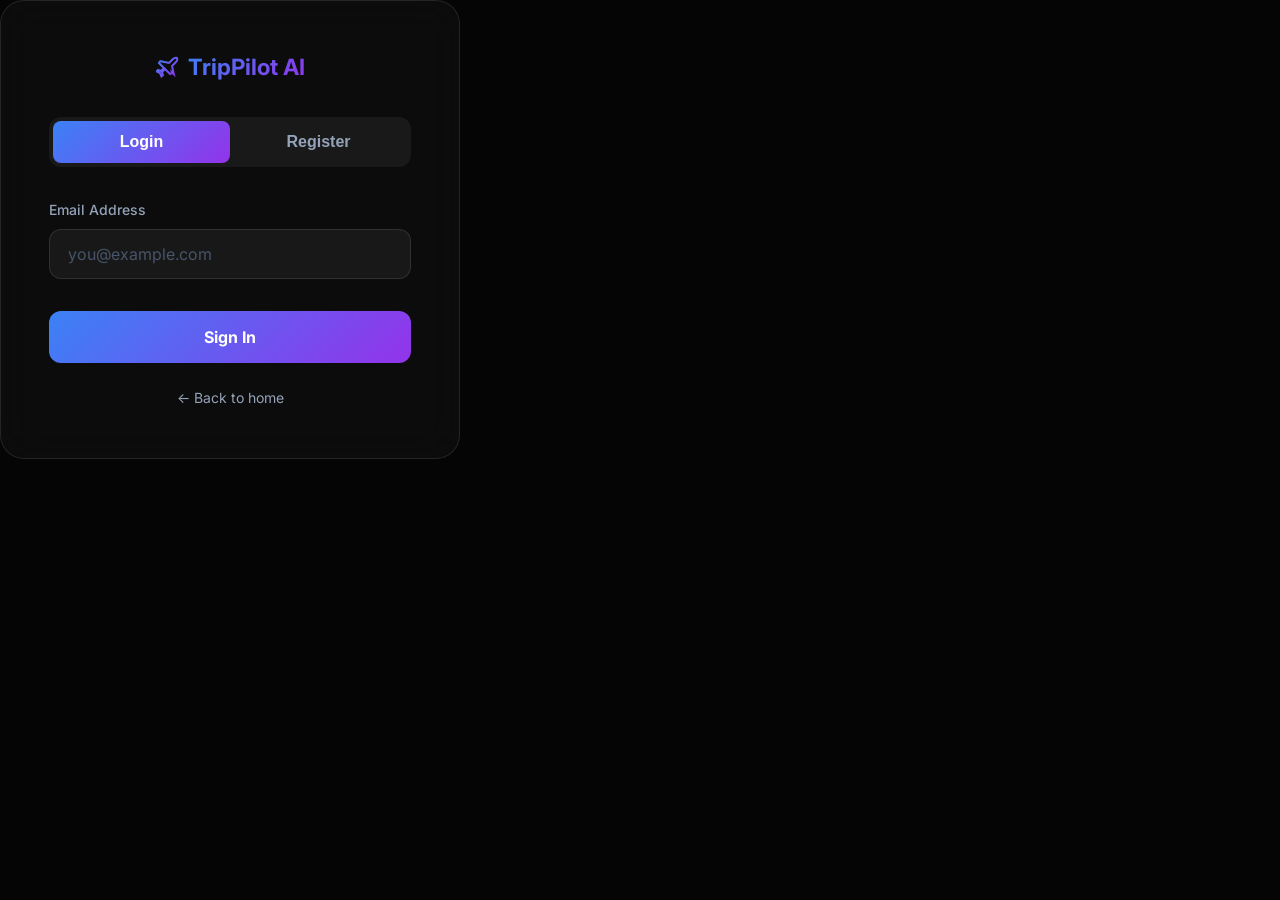
<file: frontend/login.html>
<!DOCTYPE html>
<html lang="en">
<head>
    <meta charset="UTF-8">
    <meta name="viewport" content="width=device-width, initial-scale=1.0">
    <title>Register – TripPilot AI</title>
    <link rel="stylesheet" href="style.css">
    <link href="https://fonts.googleapis.com/css2?family=Inter:wght@400;500;600;700;800&display=swap" rel="stylesheet">
    <style>
        }
        .auth-glow {
            position: absolute;
            top: 50%; left: 50%;
            transform: translate(-50%, -50%);
            width: 70vw; height: 70vw;
            background: radial-gradient(circle, rgba(59,130,246,0.2) 0%, transparent 70%);
            z-index: 0;
            pointer-events: none;
        }
        .auth-card {
            position: relative;
            z-index: 1;
            width: 100%;
            max-width: 460px;
            padding: 3rem;
            background: rgba(255,255,255,0.03);
            border: 1px solid rgba(255,255,255,0.1);
            border-radius: 1.5rem;
            backdrop-filter: blur(20px);
        }
        .auth-logo {
            display: flex;
            align-items: center;
            justify-content: center;
            gap: .5rem;
            font-size: 1.4rem;
            font-weight: 700;
            margin-bottom: 2rem;
            text-decoration: none;
        }
        .auth-tabs {
            display: flex;
            background: rgba(255,255,255,0.05);
            border-radius: .75rem;
            padding: .25rem;
            margin-bottom: 2rem;
        }
        .auth-tab {
            flex: 1;
            padding: .75rem;
            text-align: center;
            border-radius: .5rem;
            cursor: pointer;
            font-weight: 600;
            color: var(--text-muted);
            transition: var(--transition);
            border: none;
            background: transparent;
            font-size: 1rem;
        }
        .auth-tab.active {
            background: linear-gradient(135deg, var(--primary), var(--secondary));
            color: white;
        }
        .form-group { margin-bottom: 1.25rem; }
        .form-group label {
            display: block;
            font-size: .875rem;
            font-weight: 500;
            color: var(--text-muted);
            margin-bottom: .5rem;
        }
        .form-input {
            width: 100%;
            padding: .875rem 1.125rem;
            background: rgba(255,255,255,0.05);
            border: 1px solid rgba(255,255,255,0.1);
            border-radius: .75rem;
            color: white;
            font-size: 1rem;
            font-family: inherit;
            transition: var(--transition);
            outline: none;
        }
        .form-input:focus {
            border-color: var(--primary);
            box-shadow: 0 0 0 3px rgba(59,130,246,0.2);
        }
        .form-input::placeholder { color: #475569; }
        .btn-auth {
            width: 100%;
            padding: 1rem;
            font-size: 1rem;
            font-weight: 700;
            color: white;
            background: linear-gradient(135deg, var(--primary), var(--secondary));
            border: none;
            border-radius: .75rem;
            cursor: pointer;
            transition: var(--transition);
            margin-top: .75rem;
            font-family: inherit;
        }
        .btn-auth:hover { opacity: .9; transform: translateY(-2px); box-shadow: 0 10px 30px rgba(59,130,246,0.4); }
        .btn-auth:disabled { opacity: .5; cursor: not-allowed; transform: none; }
        .divider {
            text-align: center;
            color: var(--text-muted);
            font-size: .875rem;
            margin: 1.25rem 0;
            position: relative;
        }
        .divider::before, .divider::after {
            content: '';
            position: absolute;
            top: 50%;
            width: 40%;
            height: 1px;
            background: rgba(255,255,255,0.1);
        }
        .divider::before { left: 0; }
        .divider::after { right: 0; }
        .error-msg {
            padding: .75rem 1rem;
            background: rgba(244,63,94,0.1);
            border: 1px solid rgba(244,63,94,0.3);
            border-radius: .5rem;
            color: #f43f5e;
            font-size: .875rem;
            margin-bottom: 1rem;
            display: none;
        }
        .success-msg {
            padding: .75rem 1rem;
            background: rgba(16,185,129,0.1);
            border: 1px solid rgba(16,185,129,0.3);
            border-radius: .5rem;
            color: #10b981;
            font-size: .875rem;
            margin-bottom: 1rem;
            display: none;
        }
        .back-home {
            display: block;
            text-align: center;
            margin-top: 1.5rem;
            color: var(--text-muted);
            text-decoration: none;
            font-size: .875rem;
            transition: var(--transition);
        }
        .back-home:hover { color: white; }
        .form-panel { display: none; }
        .form-panel.active { display: block; }
    </style>
</head>
<body>
    <div class="auth-page">
        <div class="auth-glow"></div>
        <div class="auth-card">
            <a href="index.html" class="auth-logo">
                <svg width="24" height="24" viewBox="0 0 24 24" fill="none" stroke="url(#g1)" stroke-width="2">
                    <defs><linearGradient id="g1" x1="0%" y1="0%" x2="100%" y2="100%"><stop offset="0%" stop-color="#3b82f6"/><stop offset="100%" stop-color="#9333ea"/></linearGradient></defs>
                    <path d="M17.8 19.2 16 11l3.5-3.5C21 6 21.5 4 21 3c-1-.5-3 0-4.5 1.5L13 8 4.8 6.2c-.5-.1-.9.2-1.1.6L3 8l5 5-3 3-3-1-1.5 1.5L4 18l1.5 3.5L7 20l-1-3 3-3 5 5 1.2-.7c.4-.2.7-.6.6-1.1z"/>
                </svg>
                <span class="gradient-text">TripPilot AI</span>
            </a>

            <div class="auth-tabs">
                <button class="auth-tab active" id="tab-login" onclick="switchTab('login')">Login</button>
                <button class="auth-tab" id="tab-register" onclick="switchTab('register')">Register</button>
            </div>

            <div id="error-msg" class="error-msg"></div>
            <div id="success-msg" class="success-msg"></div>

            <!-- Login Form -->
            <div id="panel-login" class="form-panel active">
                <form id="login-form">
                    <div class="form-group">
                        <label>Email Address</label>
                        <input type="email" id="login-email" class="form-input" placeholder="you@example.com" required>
                    </div>

                    <button type="submit" class="btn-auth" id="login-btn">Sign In</button>
                </form>
            </div>

            <!-- Register Form -->
            <div id="panel-register" class="form-panel">
                <form id="register-form">
                    <div class="form-group">
                        <label>Full Name</label>
                        <input type="text" id="reg-name" class="form-input" placeholder="Alex Johnson" required>
                    </div>
                    <div class="form-group">
                        <label>Email Address</label>
                        <input type="email" id="reg-email" class="form-input" placeholder="you@example.com" required>
                    </div>
                    <div class="form-group">
                        <label>Mobile Number</label>
                        <input type="text" id="reg-mobile" class="form-input" placeholder="+1-555-1234" required>
                    </div>
                    <button type="submit" class="btn-auth" id="register-btn">Create Account</button>
                </form>
            </div>

            <a href="index.html" class="back-home">← Back to home</a>
        </div>
    </div>

    <script src="auth.js"></script>
    <script>
        // Redirect if already logged in
        if (getToken()) window.location.href = 'dashboard.html';

        function switchTab(tab) {
            document.querySelectorAll('.auth-tab').forEach(t => t.classList.remove('active'));
            document.querySelectorAll('.form-panel').forEach(p => p.classList.remove('active'));
            document.getElementById('tab-' + tab).classList.add('active');
            document.getElementById('panel-' + tab).classList.add('active');
            document.getElementById('error-msg').style.display = 'none';
            document.getElementById('success-msg').style.display = 'none';
        }

        function showError(msg) {
            const el = document.getElementById('error-msg');
            el.textContent = msg;
            el.style.display = 'block';
            document.getElementById('success-msg').style.display = 'none';
        }

        function showSuccess(msg) {
            const el = document.getElementById('success-msg');
            el.textContent = msg;
            el.style.display = 'block';
            document.getElementById('error-msg').style.display = 'none';
        }

        document.getElementById('login-form').addEventListener('submit', async (e) => {
            e.preventDefault();
            const btn = document.getElementById('login-btn');
            btn.textContent = 'Signing in...';
            btn.disabled = true;
            document.getElementById('error-msg').style.display = 'none';
            try {
                await login(
                    document.getElementById('login-email').value
                );
                window.location.href = 'dashboard.html';
            } catch (err) {
                showError(err.message);
                btn.textContent = 'Sign In';
                btn.disabled = false;
            }
        });

        document.getElementById('register-form').addEventListener('submit', async (e) => {
            e.preventDefault();
            const btn = document.getElementById('register-btn');
            btn.textContent = 'Creating account...';
            btn.disabled = true;
            document.getElementById('error-msg').style.display = 'none';
            try {
                await register(
                    document.getElementById('reg-name').value,
                    document.getElementById('reg-email').value,
                    document.getElementById('reg-mobile').value
                );
                showSuccess('Account created! Signing you in...');
                setTimeout(() => {
                    login(
                        document.getElementById('reg-email').value,
                        ''
                    ).then(() => { window.location.href = 'dashboard.html'; });
                }, 1000);
            } catch (err) {
                showError(err.message);
                btn.textContent = 'Create Account';
                btn.disabled = false;
            }
        });

        function demoLogin() {
            // Store demo token so protected pages work
            setToken('demo_token');
            setUser({ name: 'Demo User', email: 'demo@trippilot.ai' });
            window.location.href = 'dashboard.html';
        }
    </script>
</body>
</html>
</file>
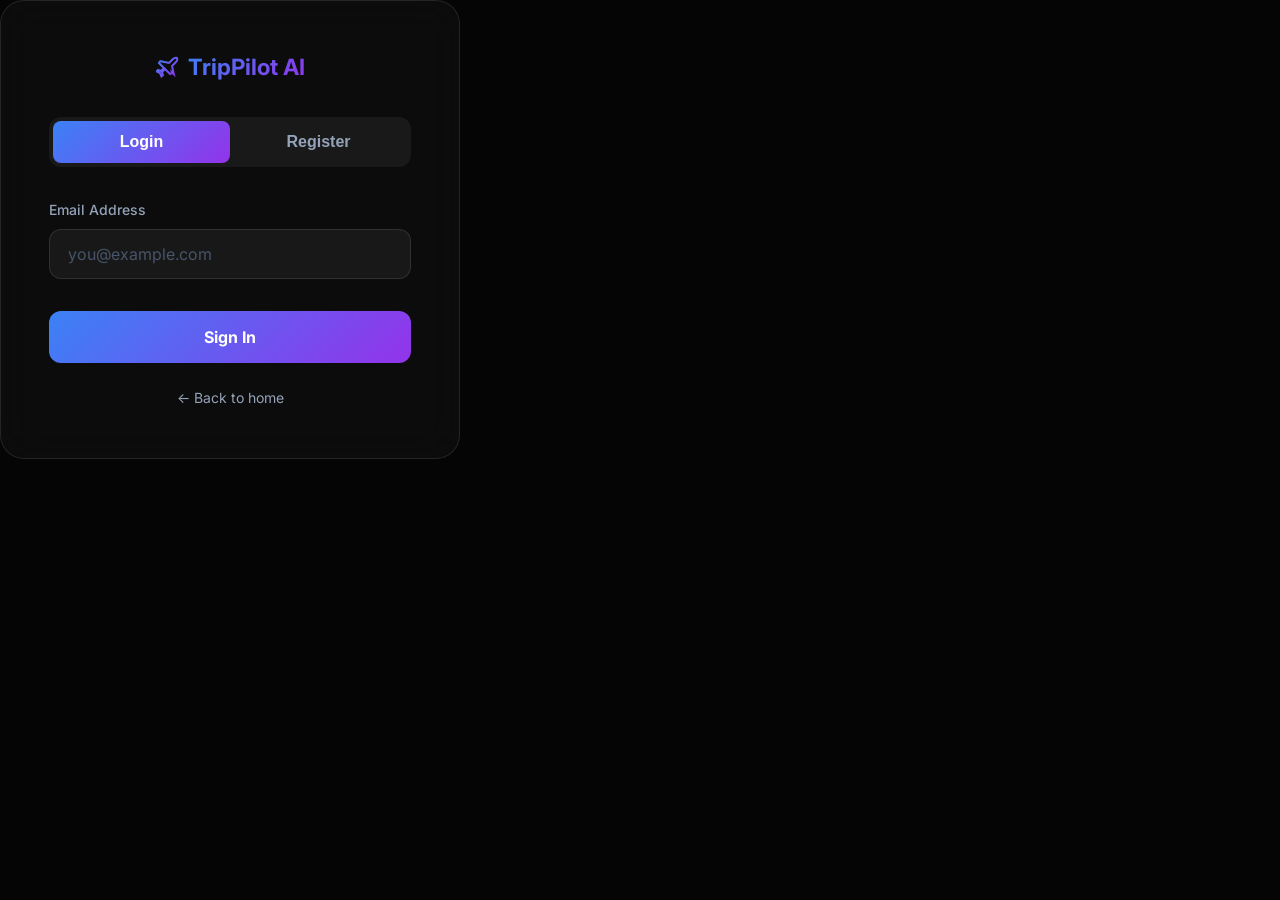
<file: frontend/notifications.html>
<!DOCTYPE html>
<html lang="en">
<head>
    <meta charset="UTF-8">
    <meta name="viewport" content="width=device-width, initial-scale=1.0">
    <title>Notifications - TripPilot AI</title>
    <link rel="stylesheet" href="style.css">
    <link href="https://fonts.googleapis.com/css2?family=Inter:wght@400;500;600;700;800&display=swap" rel="stylesheet">
    <style>
        body{background:#030303}.shell{max-width:900px;margin:0 auto;padding:2rem}.topbar{display:flex;justify-content:space-between;align-items:center;margin-bottom:2rem}.list{display:grid;gap:.85rem}.item{display:grid;grid-template-columns:auto 1fr auto;gap:1rem;align-items:start;background:rgba(255,255,255,.035);border:1px solid var(--glass-border);border-radius:.5rem;padding:1rem}.icon{width:42px;height:42px;border-radius:.5rem;display:grid;place-items:center;background:rgba(59,130,246,.16)}.muted{color:var(--text-muted)}.empty{text-align:center;border:1px dashed var(--glass-border);border-radius:.5rem;padding:4rem 1rem;background:rgba(255,255,255,.025)}@media(max-width:650px){.shell{padding:1rem}.item{grid-template-columns:1fr}}
    </style>
</head>
<body>
<main class="shell">
    <div class="topbar"><a href="dashboard.html" class="logo"><span class="gradient-text">TripPilot AI</span></a><button class="btn btn-outline" onclick="markRead()">Mark all read</button></div>
    <h1>Notifications</h1>
    <section id="list" class="list"></section>
</main>
<script src="auth.js"></script><script src="api.js"></script>
<script>
requireAuth();
function seedNotifications() {
    const current = JSON.parse(localStorage.getItem('tp_notifications') || '[]');
    if (current.length) return current;
    const demo = [
        {title:'Weather updates', message:'Check coastal humidity and rain chances before your next Goa plan.', type:'weather'},
        {title:'Budget alerts', message:'Your saved plans now show converted totals in your chosen currency.', type:'budget'},
    ].map((n,i)=>({id:String(i+1), read:false, created_at:new Date(Date.now()-i*3600000).toISOString(), ...n}));
    localStorage.setItem('tp_notifications', JSON.stringify(demo));
    return demo;
}
function render() {
    const items = seedNotifications();
    document.getElementById('list').innerHTML = items.length ? items.map(n => `
        <article class="item">
            <div class="icon">${n.type === 'success' ? '✓' : n.type === 'weather' ? '☁' : n.type === 'budget' ? '₹' : '🔔'}</div>
            <div><h3 style="margin:0 0 .25rem;">${n.title}</h3><p class="muted" style="margin:0;">${n.message}</p></div>
            <time class="muted">${new Date(n.created_at).toLocaleString()}</time>
        </article>`).join('') : `<div class="empty"><h2>No notifications</h2><p>Trip generated, hotel saved, weather updates, and budget alerts will appear here.</p></div>`;
}
function markRead(){
    const items = JSON.parse(localStorage.getItem('tp_notifications') || '[]').map(n => ({...n, read:true}));
    localStorage.setItem('tp_notifications', JSON.stringify(items));
    showToast('Notifications marked as read');
    render();
}
render();
</script>
</body>
</html>
</file>
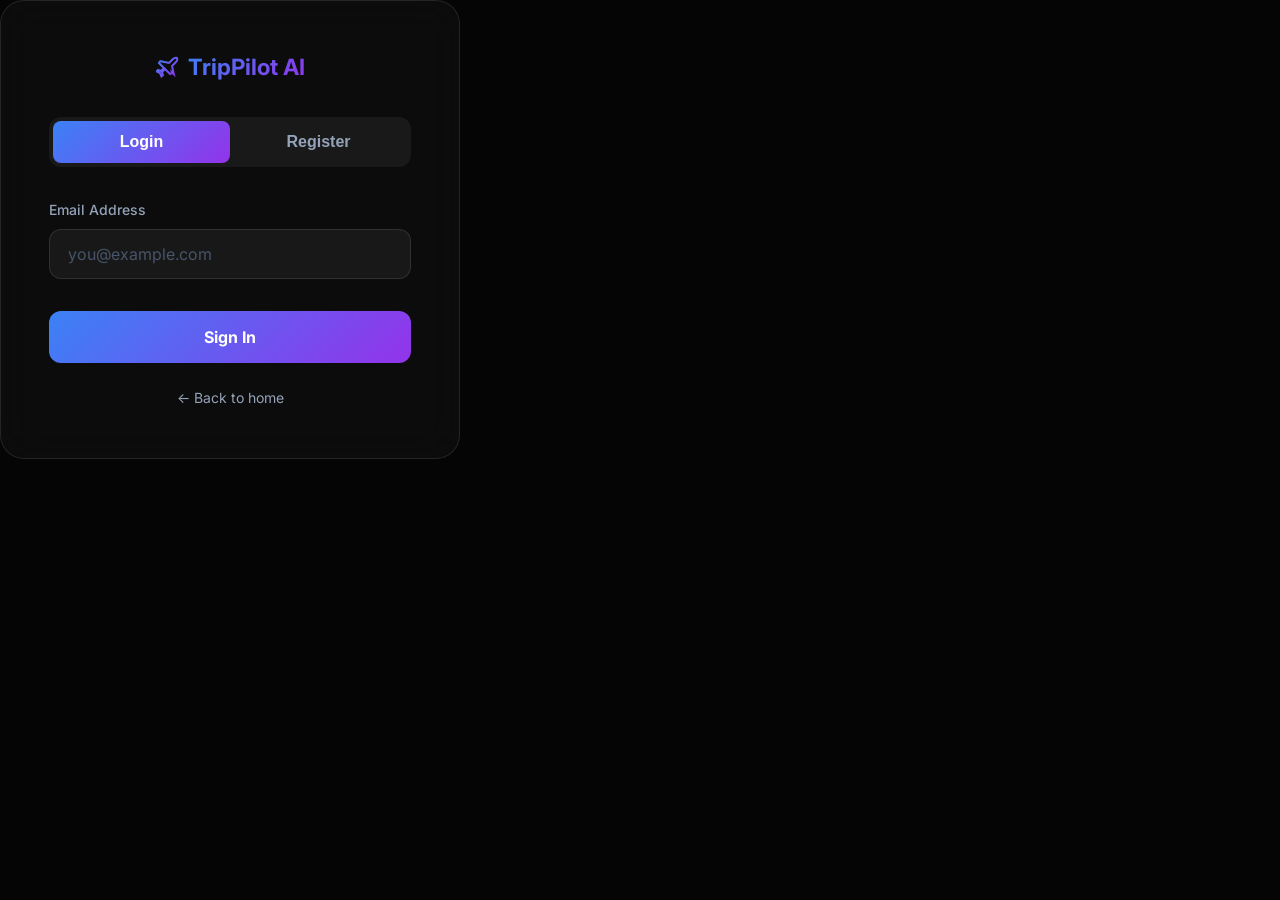
<file: frontend/profile.html>
<!DOCTYPE html>
<html lang="en">
<head>
    <meta charset="UTF-8">
    <meta name="viewport" content="width=device-width, initial-scale=1.0">
    <title>Profile – TripPilot AI</title>
    <link rel="stylesheet" href="style.css">
    <link href="https://fonts.googleapis.com/css2?family=Inter:wght@400;500;600;700;800&display=swap" rel="stylesheet">
    <style>
        /* Shared Dashboard Layout Variables */
        :root {
            --bg: #030303; --surface: rgba(255,255,255,0.03); --border: rgba(255,255,255,0.07);
            --text-primary: #ffffff; --text-secondary: #94a3b8; --hover-bg: rgba(255,255,255,0.05);
            --primary: #3b82f6; --primary-glow: rgba(59,130,246,0.4); --sidebar-width: 260px;
        }
        body.light-mode {
            --bg: #f8fafc; --surface: #ffffff; --border: #e2e8f0; --text-primary: #0f172a;
            --text-secondary: #475569; --hover-bg: #f1f5f9; --primary-glow: rgba(37,99,235,0.2);
        }
        body { background: var(--bg); color: var(--text-primary); transition: background 0.3s, color 0.3s; font-family: 'Inter', sans-serif; margin: 0; overflow-x: hidden; }
        .app-layout { display: flex; min-height: 100vh; }
        .sidebar { width: var(--sidebar-width); background: var(--surface); border-right: 1px solid var(--border); display: flex; flex-direction: column; padding: 1.5rem; position: fixed; top: 0; bottom: 0; left: 0; z-index: 100; transition: background 0.3s, border 0.3s; }
        .sidebar-logo { display: flex; align-items: center; gap: .5rem; font-size: 1.25rem; font-weight: 700; text-decoration: none; margin-bottom: 2.5rem; padding: .5rem; }
        .sidebar-section { font-size: .75rem; font-weight: 600; letter-spacing: .08em; color: var(--text-secondary); text-transform: uppercase; margin-bottom: .75rem; margin-top: 1.5rem; padding: 0 .75rem; }
        .sidebar-item { display: flex; align-items: center; gap: .875rem; padding: .75rem; border-radius: .75rem; cursor: pointer; color: var(--text-secondary); font-weight: 500; transition: all .2s ease; text-decoration: none; font-size: .95rem; margin-bottom: .25rem; border: none; background: transparent; font-family: inherit; width: 100%; text-align: left; }
        .sidebar-item:hover { background: var(--hover-bg); color: var(--text-primary); }
        .sidebar-item.active { background: rgba(59,130,246,0.15); color: var(--primary); }
        .sidebar-footer { margin-top: auto; border-top: 1px solid var(--border); padding-top: 1.5rem; }
        .user-badge { display: flex; align-items: center; gap: .75rem; padding: .75rem; }
        .user-avatar { width: 2.5rem; height: 2.5rem; border-radius: 50%; background: linear-gradient(135deg, #3b82f6, #9333ea); display: flex; align-items: center; justify-content: center; font-weight: 700; font-size: 1rem; color: white; }
        .user-info-sm { flex: 1; overflow: hidden; }
        .user-info-sm .name { font-weight: 600; font-size: .9rem; white-space: nowrap; text-overflow: ellipsis; overflow: hidden; }
        .user-info-sm .email { font-size: .75rem; color: var(--text-secondary); white-space: nowrap; text-overflow: ellipsis; overflow: hidden; }

        .main-content { margin-left: var(--sidebar-width); flex: 1; padding: 2rem 3rem; max-width: calc(100vw - var(--sidebar-width)); }
        .page-header { display: flex; justify-content: space-between; align-items: center; margin-bottom: 2.5rem; flex-wrap: wrap; gap: 1rem; }
        .page-title { font-size: 2rem; font-weight: 800; margin: 0; }
        .page-subtitle { color: var(--text-secondary); font-size: .95rem; margin-top: .25rem; }
        
        .glass-card { background: var(--surface); border: 1px solid var(--border); backdrop-filter: blur(12px); border-radius: 1rem; padding: 1.5rem; margin-bottom: 1.5rem;}
        
        /* Profile Specific */
        .profile-header { display: flex; align-items: center; gap: 2rem; margin-bottom: 2rem; }
        .profile-avatar-large { width: 100px; height: 100px; border-radius: 50%; background: linear-gradient(135deg, #3b82f6, #9333ea); display: flex; align-items: center; justify-content: center; font-size: 2.5rem; font-weight: 800; color: white; border: 4px solid var(--border); }
        .profile-info h2 { margin: 0 0 0.5rem 0; font-size: 1.75rem; }
        .profile-info p { margin: 0; color: var(--text-secondary); }
        
        .form-group { margin-bottom: 1.5rem; }
        .form-label { display: block; font-size: .875rem; font-weight: 600; color: var(--text-secondary); margin-bottom: .625rem; }
        .form-input { width: 100%; padding: .875rem 1.25rem; background: rgba(255,255,255,0.02); border: 1px solid var(--border); border-radius: .875rem; color: var(--text-primary); font-size: 1rem; transition: all .25s ease; }
        .form-input:focus { border-color: var(--primary); outline: none; }
        body.light-mode .form-input { background: transparent; }

        .btn-primary { background: linear-gradient(135deg, var(--primary), #9333ea); border: none; color: white; padding: 0.8rem 1.5rem; border-radius: 0.5rem; font-weight: 600; cursor: pointer; transition: transform 0.2s; }
        .btn-primary:hover { transform: translateY(-2px); }

        .stats-grid { display: grid; grid-template-columns: repeat(4, 1fr); gap: 1.5rem; }
        .stat-box { background: rgba(255,255,255,0.02); border: 1px solid var(--border); padding: 1.5rem; border-radius: 0.75rem; text-align: center; }
        .stat-box .val { font-size: 2rem; font-weight: 800; color: var(--primary); }
        .stat-box .lbl { font-size: 0.85rem; color: var(--text-secondary); margin-top: 0.5rem; text-transform: uppercase; letter-spacing: 0.05em; }

    </style>
</head>
<body>
<div class="app-layout">
    <!-- Sidebar -->
    <aside class="sidebar">
        <a href="index.html" class="sidebar-logo">
            <svg width="22" height="22" viewBox="0 0 24 24" fill="none" stroke="url(#sg)" stroke-width="2">
                <defs><linearGradient id="sg" x1="0%" y1="0%" x2="100%" y2="100%"><stop offset="0%" stop-color="#3b82f6"/><stop offset="100%" stop-color="#9333ea"/></linearGradient></defs>
                <path d="M17.8 19.2 16 11l3.5-3.5C21 6 21.5 4 21 3c-1-.5-3 0-4.5 1.5L13 8 4.8 6.2c-.5-.1-.9.2-1.1.6L3 8l5 5-3 3-3-1-1.5 1.5L4 18l1.5 3.5L7 20l-1-3 3-3 5 5 1.2-.7c.4-.2.7-.6.6-1.1z"/>
            </svg>
            <span style="background: linear-gradient(135deg, #3b82f6, #9333ea); -webkit-background-clip: text; -webkit-text-fill-color: transparent;">TripPilot AI</span>
        </a>

        <div class="sidebar-section">Navigation</div>
        <a class="sidebar-item" href="dashboard.html">Dashboard</a>
        <a class="sidebar-item" href="create-trip.html">New Trip</a>
        <a class="sidebar-item" href="saved-plans.html">Saved Plans</a>

        <div class="sidebar-section">Account</div>
        <a class="sidebar-item active" href="profile.html">Profile</a>
        <a class="sidebar-item" href="settings.html">Settings</a>
        <button class="sidebar-item" onclick="logout()">Sign Out</button>

        <div class="sidebar-footer">
            <div class="user-badge">
                <div class="user-avatar" id="user-initial">U</div>
                <div class="user-info-sm">
                    <div class="name" id="user-name">Loading...</div>
                    <div class="email" id="user-email">...</div>
                </div>
            </div>
        </div>
    </aside>

    <main class="main-content">
        <div class="page-header">
            <div>
                <h1 class="page-title">My Profile</h1>
                <p class="page-subtitle">Manage your personal information and travel preferences.</p>
            </div>
        </div>

        <div class="glass-card">
            <div class="profile-header">
                <div class="profile-avatar-large" id="profile-avatar">U</div>
                <div class="profile-info">
                    <h2 id="profile-name-display">Urvashi</h2>
                    <p id="profile-email-display">user@example.com</p>
                </div>
            </div>

            <form id="profile-form" onsubmit="saveProfile(event)">
                <div style="display: grid; grid-template-columns: 1fr 1fr; gap: 1.5rem;">
                    <div class="form-group">
                        <label class="form-label">Full Name</label>
                        <input type="text" class="form-input" id="profile-name" value="Urvashi">
                    </div>
                    <div class="form-group">
                        <label class="form-label">Email Address (Read-Only)</label>
                        <input type="email" class="form-input" id="profile-email" value="user@example.com" disabled>
                    </div>
                </div>
                
                <h3 style="margin-top: 1rem; margin-bottom: 1.5rem; font-size: 1.25rem;">Travel Preferences</h3>
                <div style="display: grid; grid-template-columns: 1fr 1fr; gap: 1.5rem;">
                    <div class="form-group">
                        <label class="form-label">Default Travel Style</label>
                        <select class="form-input" id="profile-style">
                            <option value="Relaxing">Relaxing</option>
                            <option value="Adventure">Adventure</option>
                            <option value="Luxury">Luxury</option>
                            <option value="Backpacker">Backpacker</option>
                        </select>
                    </div>
                    <div class="form-group">
                        <label class="form-label">Preferred Currency</label>
                        <select class="form-input" id="profile-currency">
                            <option value="INR">INR</option>
                            <option value="USD">USD</option>
                            <option value="EUR">EUR</option>
                            <option value="AED">AED</option>
                        </select>
                    </div>
                </div>

                <div style="margin-top: 1rem;">
                    <button type="submit" class="btn-primary" id="save-btn">Save Changes</button>
                    <span id="save-msg" style="margin-left: 1rem; color: #10b981; display: none;">Saved successfully!</span>
                </div>
            </form>
        </div>

        <h3 style="margin-bottom: 1.5rem; margin-top: 2rem;">Travel Statistics</h3>
        <div class="stats-grid">
            <div class="stat-box">
                <div class="val" id="stat-trips">0</div>
                <div class="lbl">Trips Planned</div>
            </div>
            <div class="stat-box">
                <div class="val" id="stat-countries">0</div>
                <div class="lbl">Countries Visited</div>
            </div>
            <div class="stat-box">
                <div class="val" id="stat-days">0</div>
                <div class="lbl">Travel Days</div>
            </div>
            <div class="stat-box">
                <div class="val">₹<span id="stat-saved">0</span></div>
                <div class="lbl">Money Saved via AI</div>
            </div>
        </div>
    </main>
</div>

<script src="auth.js"></script>
<script src="api.js"></script>
<script>
    requireAuth();

    async function loadProfile() {
        const user = getUser();
        if (user) {
            document.getElementById('user-name').textContent = user.name;
            document.getElementById('user-email').textContent = user.email;
            document.getElementById('user-initial').textContent = user.name[0].toUpperCase();
            
            document.getElementById('profile-name').value = user.name;
            document.getElementById('profile-email').value = user.email;
            document.getElementById('profile-name-display').textContent = user.name;
            document.getElementById('profile-email-display').textContent = user.email;
            document.getElementById('profile-avatar').textContent = user.name[0].toUpperCase();
        }

        try {
            // Load stats from trips
            const trips = await getTrips();
            document.getElementById('stat-trips').textContent = trips.length;
            const uniqueCountries = new Set(trips.map(t => {
                const parts = t.destination.split(',');
                return parts[parts.length-1].trim();
            }));
            document.getElementById('stat-countries').textContent = uniqueCountries.size;
            document.getElementById('stat-days').textContent = trips.reduce((s, t) => s + (t.days || 0), 0);
            document.getElementById('stat-saved').textContent = (trips.length * 5000).toLocaleString(); // Mock AI saving 5k per trip
        } catch(e) {}
    }

    async function saveProfile(e) {
        e.preventDefault();
        const btn = document.getElementById('save-btn');
        btn.textContent = 'Saving...';
        
        try {
            // Wait for backend implementation of PUT /users/profile
            await apiFetch('/users/profile', {
                method: 'PUT',
                body: JSON.stringify({
                    name: document.getElementById('profile-name').value,
                    travel_style: document.getElementById('profile-style').value,
                    preferred_currency: document.getElementById('profile-currency').value
                })
            });
            
            // Mock local update
            const user = getUser();
            user.name = document.getElementById('profile-name').value;
            localStorage.setItem('tp_user', JSON.stringify(user));
            
            document.getElementById('save-msg').style.display = 'inline';
            setTimeout(() => document.getElementById('save-msg').style.display = 'none', 3000);
            loadProfile();
        } catch(err) {
            alert("Error saving profile.");
        } finally {
            btn.textContent = 'Save Changes';
        }
    }

    loadProfile();
</script>
</body>
</html>
</file>
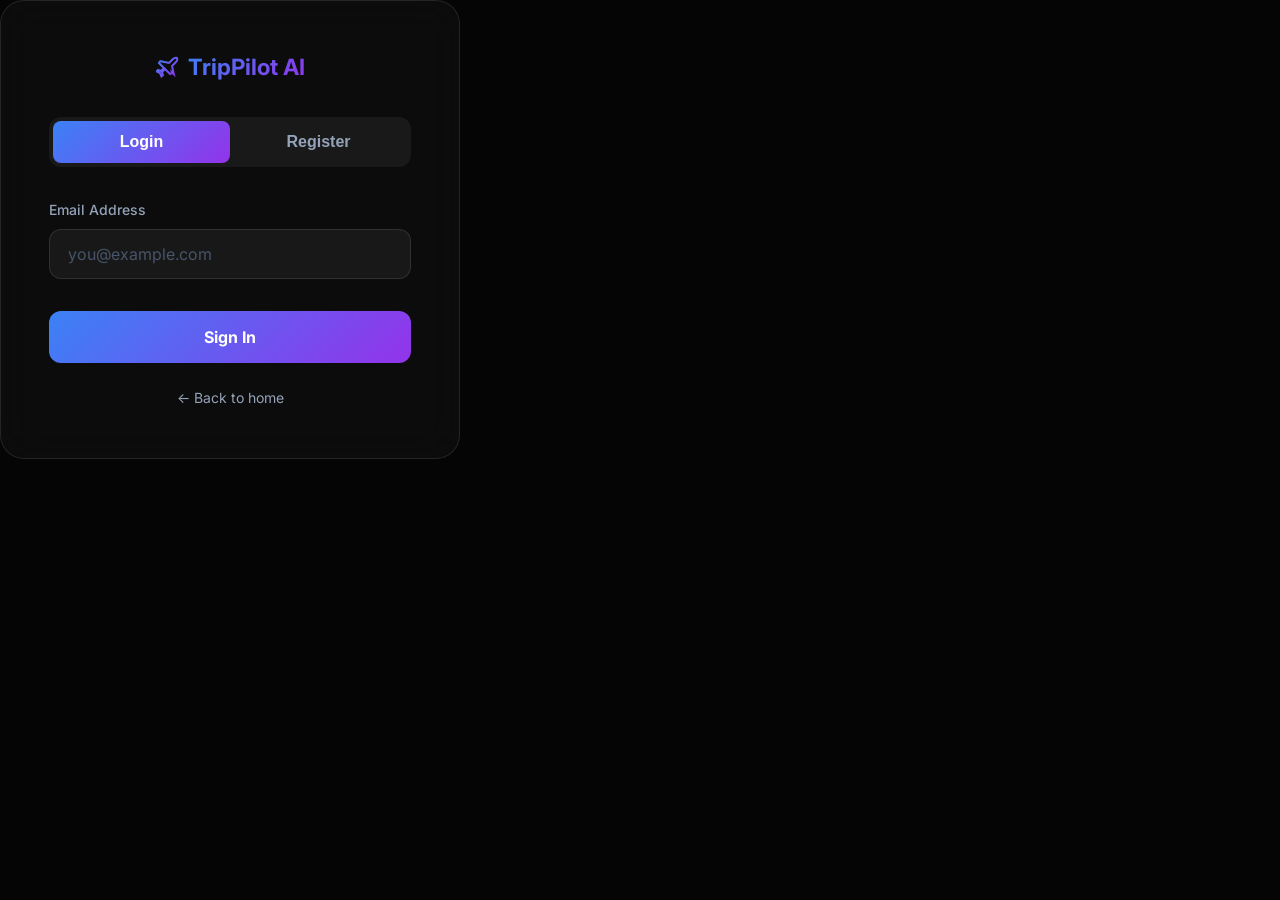
<file: frontend/saved-plans.html>
<!DOCTYPE html>
<html lang="en">
<head>
    <meta charset="UTF-8">
    <meta name="viewport" content="width=device-width, initial-scale=1.0">
    <title>Saved Plans - TripPilot AI</title>
    <link rel="stylesheet" href="style.css">
    <link href="https://fonts.googleapis.com/css2?family=Inter:wght@400;500;600;700;800&display=swap" rel="stylesheet">
    <style>
        body{background:#030303}.shell{max-width:1180px;margin:0 auto;padding:2rem}.topbar{display:flex;justify-content:space-between;align-items:center;margin-bottom:2rem;gap:1rem;flex-wrap:wrap}.tabs{display:flex;gap:.75rem;flex-wrap:wrap;margin-bottom:1rem}.tab{border:1px solid var(--glass-border);background:rgba(255,255,255,.04);color:white;border-radius:.5rem;padding:.7rem 1rem;cursor:pointer}.tab.active{background:rgba(59,130,246,.18);border-color:#3b82f6}.grid{display:grid;grid-template-columns:repeat(auto-fit,minmax(260px,1fr));gap:1rem}.card{background:rgba(255,255,255,.035);border:1px solid var(--glass-border);border-radius:.5rem;overflow:hidden}.card-img{height:150px;background-size:cover;background-position:center}.card-body{padding:1rem}.meta{color:var(--text-muted);font-size:.9rem}.empty{text-align:center;border:1px dashed var(--glass-border);border-radius:.5rem;padding:4rem 1rem;background:rgba(255,255,255,.025)}
    </style>
</head>
<body>
<main class="shell">
    <div class="topbar"><a href="dashboard.html" class="logo"><span class="gradient-text">TripPilot AI</span></a><a class="btn btn-primary" href="create-trip.html">Generate Trip</a></div>
    <h1>Saved Plans</h1>
    <div class="tabs"><button class="tab active" data-type="trips">Saved Trips</button><button class="tab" data-type="hotel">Saved Hotels</button><button class="tab" data-type="attraction">Saved Attractions</button></div>
    <section id="content" class="grid"></section>
</main>
<script src="auth.js"></script><script src="api.js"></script>
<script>
requireAuth();
const content = document.getElementById('content');
function card(title, meta, image, href = '#') {
    return `<article class="card"><div class="card-img" style="background-image:url('${image || 'https://images.unsplash.com/photo-1488646953014-85cb44e25828?q=80&w=900&auto=format&fit=crop'}')"></div><div class="card-body"><h3>${title}</h3><p class="meta">${meta}</p><a class="btn btn-outline" href="${href}">Open</a></div></article>`;
}
function render(type='trips') {
    document.querySelectorAll('.tab').forEach(t => t.classList.toggle('active', t.dataset.type === type));
    if (type === 'trips') {
        const trips = readLocalTrips();
        content.innerHTML = trips.length ? trips.map(t => card(t.destination, `${t.days} days • ${formatCurrency(t.budget || 0)} • ${t.travel_style}`, t.hero_image, `results.html?id=${t.id}`)).join('') : `<div class="empty" style="grid-column:1/-1;"><h2>🌍 No Trips Yet</h2><p>Start planning your first AI-powered adventure.</p><a class="btn btn-primary" href="create-trip.html">Generate Trip</a></div>`;
        return;
    }
    const items = readSavedItems(type);
    content.innerHTML = items.length ? items.map(s => {
        const item = s.item || {};
        return card(item.name || item.title || 'Saved item', `${item.location || 'Trip item'} • ${item.rating || '4.4'} • ${formatCurrency(item.estimated_cost || item.price_per_night || item.price || 0)}`, item.image, `results.html?id=${s.trip_id}`);
    }).join('') : `<div class="empty" style="grid-column:1/-1;"><h2>No saved ${type}s yet</h2><p>Save recommendations from a trip results page.</p></div>`;
}
document.querySelectorAll('.tab').forEach(t => t.addEventListener('click', () => render(t.dataset.type)));
render();
</script>
</body>
</html>
</file>
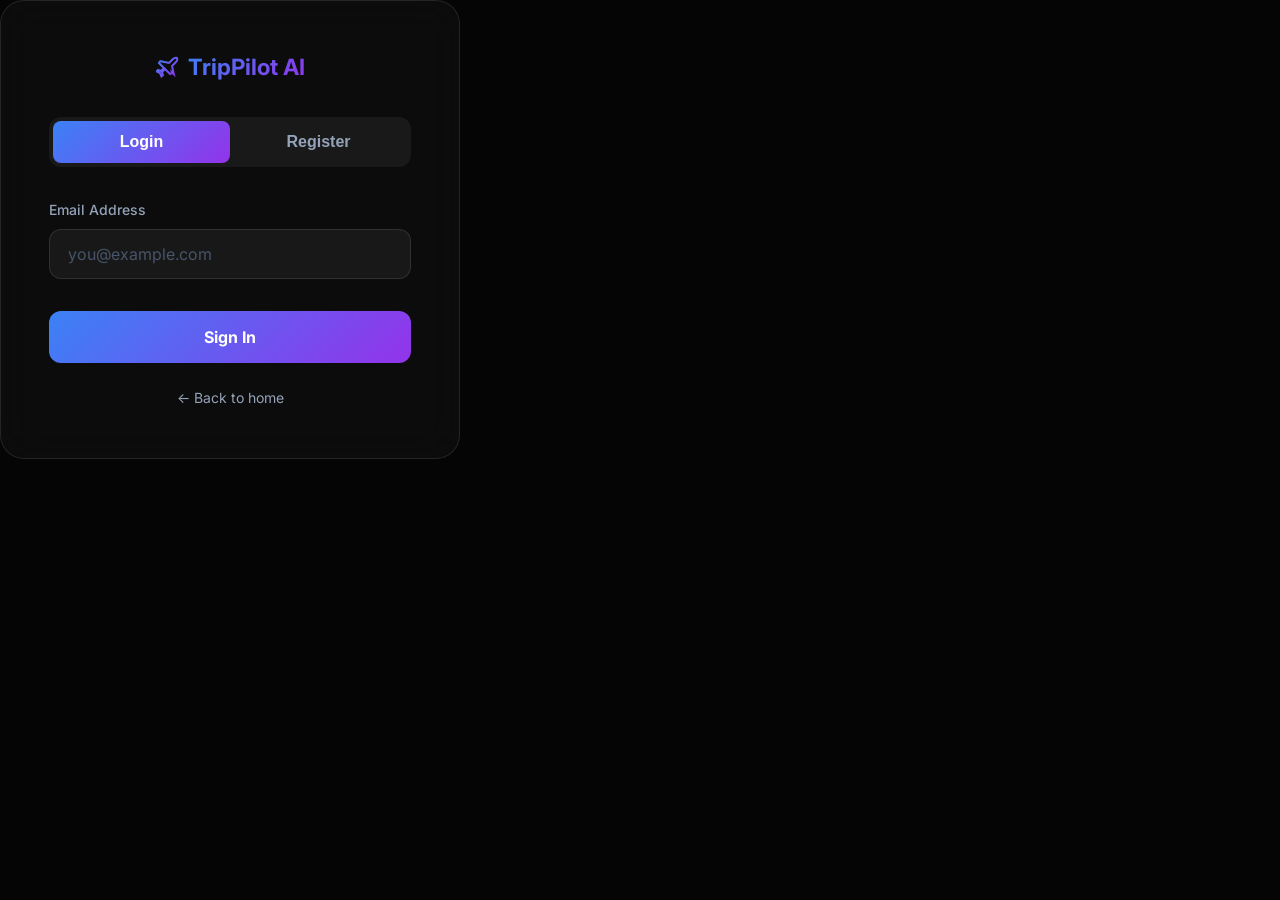
<file: frontend/settings.html>
<!DOCTYPE html>
<html lang="en">
<head>
    <meta charset="UTF-8">
    <meta name="viewport" content="width=device-width, initial-scale=1.0">
    <title>Settings – TripPilot AI</title>
    <link rel="stylesheet" href="style.css">
    <link href="https://fonts.googleapis.com/css2?family=Inter:wght@400;500;600;700;800&display=swap" rel="stylesheet">
    <style>
        /* Shared Dashboard Layout Variables */
        :root {
            --bg: #030303; --surface: rgba(255,255,255,0.03); --border: rgba(255,255,255,0.07);
            --text-primary: #ffffff; --text-secondary: #94a3b8; --hover-bg: rgba(255,255,255,0.05);
            --primary: #3b82f6; --primary-glow: rgba(59,130,246,0.4); --sidebar-width: 260px;
        }
        body.light-mode {
            --bg: #f8fafc; --surface: #ffffff; --border: #e2e8f0; --text-primary: #0f172a;
            --text-secondary: #475569; --hover-bg: #f1f5f9; --primary-glow: rgba(37,99,235,0.2);
        }
        body { background: var(--bg); color: var(--text-primary); transition: background 0.3s, color 0.3s; font-family: 'Inter', sans-serif; margin: 0; overflow-x: hidden; }
        .app-layout { display: flex; min-height: 100vh; }
        .sidebar { width: var(--sidebar-width); background: var(--surface); border-right: 1px solid var(--border); display: flex; flex-direction: column; padding: 1.5rem; position: fixed; top: 0; bottom: 0; left: 0; z-index: 100; transition: background 0.3s, border 0.3s; }
        .sidebar-logo { display: flex; align-items: center; gap: .5rem; font-size: 1.25rem; font-weight: 700; text-decoration: none; margin-bottom: 2.5rem; padding: .5rem; }
        .sidebar-section { font-size: .75rem; font-weight: 600; letter-spacing: .08em; color: var(--text-secondary); text-transform: uppercase; margin-bottom: .75rem; margin-top: 1.5rem; padding: 0 .75rem; }
        .sidebar-item { display: flex; align-items: center; gap: .875rem; padding: .75rem; border-radius: .75rem; cursor: pointer; color: var(--text-secondary); font-weight: 500; transition: all .2s ease; text-decoration: none; font-size: .95rem; margin-bottom: .25rem; border: none; background: transparent; font-family: inherit; width: 100%; text-align: left; }
        .sidebar-item:hover { background: var(--hover-bg); color: var(--text-primary); }
        .sidebar-item.active { background: rgba(59,130,246,0.15); color: var(--primary); }
        .sidebar-footer { margin-top: auto; border-top: 1px solid var(--border); padding-top: 1.5rem; }
        .user-badge { display: flex; align-items: center; gap: .75rem; padding: .75rem; }
        .user-avatar { width: 2.5rem; height: 2.5rem; border-radius: 50%; background: linear-gradient(135deg, #3b82f6, #9333ea); display: flex; align-items: center; justify-content: center; font-weight: 700; font-size: 1rem; color: white; }
        .user-info-sm { flex: 1; overflow: hidden; }
        .user-info-sm .name { font-weight: 600; font-size: .9rem; white-space: nowrap; text-overflow: ellipsis; overflow: hidden; }
        .user-info-sm .email { font-size: .75rem; color: var(--text-secondary); white-space: nowrap; text-overflow: ellipsis; overflow: hidden; }

        .main-content { margin-left: var(--sidebar-width); flex: 1; padding: 2rem 3rem; max-width: calc(100vw - var(--sidebar-width)); }
        .page-header { display: flex; justify-content: space-between; align-items: center; margin-bottom: 2.5rem; flex-wrap: wrap; gap: 1rem; }
        .page-title { font-size: 2rem; font-weight: 800; margin: 0; }
        .page-subtitle { color: var(--text-secondary); font-size: .95rem; margin-top: .25rem; }
        
        .glass-card { background: var(--surface); border: 1px solid var(--border); backdrop-filter: blur(12px); border-radius: 1rem; padding: 2rem; margin-bottom: 1.5rem; }
        
        /* Settings Specific */
        .settings-layout { display: flex; gap: 2rem; align-items: flex-start; }
        .settings-tabs { width: 200px; display: flex; flex-direction: column; gap: 0.5rem; }
        .tab-btn { padding: 0.75rem 1rem; border-radius: 0.5rem; cursor: pointer; color: var(--text-secondary); font-weight: 500; transition: all 0.2s; text-align: left; border: none; background: transparent; font-family: inherit; font-size: 0.95rem; }
        .tab-btn:hover { background: var(--hover-bg); color: var(--text-primary); }
        .tab-btn.active { background: rgba(59,130,246,0.1); color: var(--primary); }
        
        .settings-content { flex: 1; }
        .settings-section { display: none; }
        .settings-section.active { display: block; animation: fadeIn 0.3s ease; }
        @keyframes fadeIn { from { opacity: 0; transform: translateY(5px); } to { opacity: 1; transform: translateY(0); } }

        .setting-row { display: flex; justify-content: space-between; align-items: center; padding: 1.5rem 0; border-bottom: 1px solid var(--border); }
        .setting-row:last-child { border-bottom: none; }
        .setting-info h4 { margin: 0 0 0.25rem 0; font-size: 1.05rem; }
        .setting-info p { margin: 0; font-size: 0.85rem; color: var(--text-secondary); }
        
        /* Toggle Switch */
        .toggle-switch { position: relative; display: inline-block; width: 50px; height: 26px; }
        .toggle-switch input { opacity: 0; width: 0; height: 0; }
        .slider { position: absolute; cursor: pointer; top: 0; left: 0; right: 0; bottom: 0; background-color: var(--border); transition: .4s; border-radius: 34px; }
        .slider:before { position: absolute; content: ""; height: 18px; width: 18px; left: 4px; bottom: 4px; background-color: white; transition: .4s; border-radius: 50%; }
        input:checked + .slider { background-color: var(--primary); }
        input:checked + .slider:before { transform: translateX(24px); }

        .btn-primary { background: linear-gradient(135deg, var(--primary), #9333ea); border: none; color: white; padding: 0.8rem 1.5rem; border-radius: 0.5rem; font-weight: 600; cursor: pointer; transition: transform 0.2s; }
        .btn-primary:hover { transform: translateY(-2px); }

        .btn-danger { background: rgba(239, 68, 68, 0.1); border: 1px solid #ef4444; color: #ef4444; padding: 0.8rem 1.5rem; border-radius: 0.5rem; font-weight: 600; cursor: pointer; transition: transform 0.2s; }
        .btn-danger:hover { background: #ef4444; color: white; }

    </style>
</head>
<body>
<div class="app-layout">
    <!-- Sidebar -->
    <aside class="sidebar">
        <a href="index.html" class="sidebar-logo">
            <svg width="22" height="22" viewBox="0 0 24 24" fill="none" stroke="url(#sg)" stroke-width="2">
                <defs><linearGradient id="sg" x1="0%" y1="0%" x2="100%" y2="100%"><stop offset="0%" stop-color="#3b82f6"/><stop offset="100%" stop-color="#9333ea"/></linearGradient></defs>
                <path d="M17.8 19.2 16 11l3.5-3.5C21 6 21.5 4 21 3c-1-.5-3 0-4.5 1.5L13 8 4.8 6.2c-.5-.1-.9.2-1.1.6L3 8l5 5-3 3-3-1-1.5 1.5L4 18l1.5 3.5L7 20l-1-3 3-3 5 5 1.2-.7c.4-.2.7-.6.6-1.1z"/>
            </svg>
            <span style="background: linear-gradient(135deg, #3b82f6, #9333ea); -webkit-background-clip: text; -webkit-text-fill-color: transparent;">TripPilot AI</span>
        </a>

        <div class="sidebar-section">Navigation</div>
        <a class="sidebar-item" href="dashboard.html">Dashboard</a>
        <a class="sidebar-item" href="create-trip.html">New Trip</a>
        <a class="sidebar-item" href="saved-plans.html">Saved Plans</a>

        <div class="sidebar-section">Account</div>
        <a class="sidebar-item" href="profile.html">Profile</a>
        <a class="sidebar-item active" href="settings.html">Settings</a>
        <button class="sidebar-item" onclick="logout()">Sign Out</button>

        <div class="sidebar-footer">
            <div class="user-badge">
                <div class="user-avatar" id="user-initial">U</div>
                <div class="user-info-sm">
                    <div class="name" id="user-name">Loading...</div>
                    <div class="email" id="user-email">...</div>
                </div>
            </div>
        </div>
    </aside>

    <main class="main-content">
        <div class="page-header">
            <div>
                <h1 class="page-title">Settings</h1>
                <p class="page-subtitle">Manage your account settings and preferences.</p>
            </div>
        </div>

        <div class="glass-card">
            <div class="settings-layout">
                <div class="settings-tabs">
                    <button class="tab-btn active" onclick="switchTab('notifications', this)">Notifications</button>
                    <button class="tab-btn" onclick="switchTab('appearance', this)">Appearance</button>
                    <button class="tab-btn" onclick="switchTab('privacy', this)">Privacy & Security</button>
                </div>
                
                <div class="settings-content">
                    <!-- Notifications Tab -->
                    <div class="settings-section active" id="sec-notifications">
                        <h2 style="margin-top:0; margin-bottom:1.5rem;">Notifications</h2>
                        
                        <div class="setting-row">
                            <div class="setting-info">
                                <h4>Email Alerts</h4>
                                <p>Receive trip updates and AI suggestions via email.</p>
                            </div>
                            <label class="toggle-switch">
                                <input type="checkbox" id="notif-email" checked>
                                <span class="slider"></span>
                            </label>
                        </div>
                        
                        <div class="setting-row">
                            <div class="setting-info">
                                <h4>Price Drop Alerts</h4>
                                <p>Get notified when flight or hotel prices drop for your saved trips.</p>
                            </div>
                            <label class="toggle-switch">
                                <input type="checkbox" id="notif-price">
                                <span class="slider"></span>
                            </label>
                        </div>
                        
                        <div class="setting-row">
                            <div class="setting-info">
                                <h4>Promotional Offers</h4>
                                <p>Receive exclusive travel deals and discounts.</p>
                            </div>
                            <label class="toggle-switch">
                                <input type="checkbox" id="notif-promo">
                                <span class="slider"></span>
                            </label>
                        </div>

                        <div style="margin-top: 2rem;">
                            <button class="btn-primary" onclick="saveSettings()">Save Preferences</button>
                            <span id="save-msg" style="margin-left: 1rem; color: #10b981; display: none;">Saved successfully!</span>
                        </div>
                    </div>
                    
                    <!-- Appearance Tab -->
                    <div class="settings-section" id="sec-appearance">
                        <h2 style="margin-top:0; margin-bottom:1.5rem;">Appearance</h2>
                        
                        <div class="setting-row">
                            <div class="setting-info">
                                <h4>Light Mode</h4>
                                <p>Switch between dark and light themes.</p>
                            </div>
                            <label class="toggle-switch">
                                <input type="checkbox" id="theme-toggle">
                                <span class="slider"></span>
                            </label>
                        </div>
                    </div>

                    <!-- Privacy Tab -->
                    <div class="settings-section" id="sec-privacy">
                        <h2 style="margin-top:0; margin-bottom:1.5rem;">Privacy & Security</h2>
                        
                        <div class="setting-row">
                            <div class="setting-info">
                                <h4>Data Collection</h4>
                                <p>Allow TripPilot to use your anonymized travel data to improve AI recommendations.</p>
                            </div>
                            <label class="toggle-switch">
                                <input type="checkbox" checked>
                                <span class="slider"></span>
                            </label>
                        </div>
                        
                        <div class="setting-row" style="flex-direction: column; align-items: flex-start; gap: 1rem;">
                            <div class="setting-info">
                                <h4>Delete Account</h4>
                                <p>Permanently delete your account and all associated data. This action cannot be undone.</p>
                            </div>
                            <button class="btn-danger" onclick="if(confirm('Are you sure you want to delete your account?')) alert('Contacting support to delete account.');">Delete Account</button>
                        </div>
                    </div>

                </div>
            </div>
        </div>
    </main>
</div>

<script src="auth.js"></script>
<script>
    requireAuth();

    function switchTab(tabId, btn) {
        document.querySelectorAll('.tab-btn').forEach(b => b.classList.remove('active'));
        document.querySelectorAll('.settings-section').forEach(s => s.classList.remove('active'));
        btn.classList.add('active');
        document.getElementById('sec-' + tabId).classList.add('active');
    }

    const user = getUser();
    if (user) {
        document.getElementById('user-name').textContent = user.name;
        document.getElementById('user-email').textContent = user.email;
        document.getElementById('user-initial').textContent = user.name[0].toUpperCase();
    }

    // Theme logic
    const themeToggle = document.getElementById('theme-toggle');
    if (localStorage.getItem('tp_theme') === 'light') {
        document.body.classList.add('light-mode');
        themeToggle.checked = true;
    }
    themeToggle.addEventListener('change', () => {
        if (themeToggle.checked) {
            document.body.classList.add('light-mode');
            localStorage.setItem('tp_theme', 'light');
        } else {
            document.body.classList.remove('light-mode');
            localStorage.setItem('tp_theme', 'dark');
        }
    });

    async function saveSettings() {
        const emailNotif = document.getElementById('notif-email').checked;
        const priceNotif = document.getElementById('notif-price').checked;
        const promoNotif = document.getElementById('notif-promo').checked;
        
        try {
            await fetch('http://localhost:8000/users/settings', {
                method: 'PUT',
                headers: { 'Content-Type': 'application/json' },
                body: JSON.stringify({
                    notification_settings: { email: emailNotif, price: priceNotif, promo: promoNotif }
                })
            });
            document.getElementById('save-msg').style.display = 'inline';
            setTimeout(() => document.getElementById('save-msg').style.display = 'none', 3000);
        } catch (err) {
            console.error("Failed to save", err);
        }
    }
</script>
</body>
</html>
</file>
<file: frontend/style.css>
/* ==========================================================================
   Variables & Reset
   ========================================================================== */
:root {
    --bg-color: #050505;
    --bg-lighter: #0a0a0a;
    --text-main: #f8fafc;
    --text-muted: #94a3b8;
    --primary: #3b82f6;
    --primary-glow: rgba(59, 130, 246, 0.5);
    --secondary: #9333ea;
    --secondary-glow: rgba(147, 51, 234, 0.5);
    --glass-bg: rgba(255, 255, 255, 0.03);
    --glass-border: rgba(255, 255, 255, 0.08);
    --glass-shadow: 0 8px 32px 0 rgba(0, 0, 0, 0.37);
    --transition: all 0.3s cubic-bezier(0.4, 0, 0.2, 1);
}

* {
    margin: 0;
    padding: 0;
    box-sizing: border-box;
}

html {
    scroll-behavior: smooth;
}

body {
    font-family: 'Inter', -apple-system, sans-serif;
    background-color: var(--bg-color);
    color: var(--text-main);
    line-height: 1.6;
    overflow-x: hidden;
}

/* ==========================================================================
   Typography & Utilities
   ========================================================================== */
.container {
    max-width: 1200px;
    margin: 0 auto;
    padding: 0 2rem;
}

.gradient-text {
    background: linear-gradient(135deg, var(--primary), var(--secondary));
    -webkit-background-clip: text;
    -webkit-text-fill-color: transparent;
    background-clip: text;
}

.section {
    padding: 8rem 0;
    position: relative;
}

.bg-darker {
    background-color: var(--bg-lighter);
}

.section-header {
    text-align: center;
    max-width: 600px;
    margin: 0 auto 4rem auto;
}

.section-header h2 {
    font-size: 3rem;
    font-weight: 800;
    letter-spacing: -0.05em;
    margin-bottom: 1rem;
}

.section-header p {
    color: var(--text-muted);
    font-size: 1.125rem;
}

/* ==========================================================================
   Glassmorphism Components
   ========================================================================== */
.glass-card {
    background: var(--glass-bg);
    border: 1px solid var(--glass-border);
    backdrop-filter: blur(16px);
    -webkit-backdrop-filter: blur(16px);
    border-radius: 1.5rem;
    box-shadow: var(--glass-shadow);
    transition: var(--transition);
}

.glass-card:hover {
    transform: translateY(-5px);
    border-color: rgba(255, 255, 255, 0.2);
    box-shadow: 0 10px 40px -10px var(--primary-glow);
}

.btn {
    display: inline-flex;
    align-items: center;
    justify-content: center;
    padding: 0.75rem 1.5rem;
    border-radius: 9999px;
    font-weight: 600;
    cursor: pointer;
    transition: var(--transition);
    border: none;
    font-size: 0.95rem;
}

.btn-primary {
    background: linear-gradient(135deg, var(--primary), var(--secondary));
    color: white;
    box-shadow: 0 0 20px var(--primary-glow);
}

.btn-primary:hover {
    box-shadow: 0 0 30px var(--secondary-glow);
    transform: scale(1.05);
}

.btn-outline {
    background: transparent;
    border: 1px solid var(--glass-border);
    color: white;
}

.btn-outline:hover {
    background: rgba(255, 255, 255, 0.1);
}

.btn-glass {
    background: var(--glass-bg);
    border: 1px solid var(--glass-border);
    backdrop-filter: blur(8px);
    color: white;
}

.btn-glass:hover {
    background: rgba(255, 255, 255, 0.1);
    transform: scale(1.05);
}

.btn-large {
    padding: 1rem 2.5rem;
    font-size: 1.125rem;
}

/* ==========================================================================
   Navbar
   ========================================================================== */
.navbar {
    position: fixed;
    top: 0;
    width: 100%;
    z-index: 100;
    transition: var(--transition);
    padding: 1.5rem 0;
}

.navbar.scrolled {
    padding: 1rem 0;
    background: rgba(5, 5, 5, 0.7);
    backdrop-filter: blur(20px);
    -webkit-backdrop-filter: blur(20px);
    border-bottom: 1px solid var(--glass-border);
}

.nav-container {
    max-width: 1200px;
    margin: 0 auto;
    padding: 0 2rem;
    display: flex;
    justify-content: space-between;
    align-items: center;
}

.logo {
    display: flex;
    align-items: center;
    gap: 0.5rem;
    text-decoration: none;
    font-size: 1.25rem;
    font-weight: 700;
}

.nav-links {
    display: flex;
    gap: 2rem;
}

.nav-link {
    color: var(--text-muted);
    text-decoration: none;
    font-weight: 500;
    transition: var(--transition);
    position: relative;
}

.nav-link:hover, .nav-link.active {
    color: white;
}

.nav-link::after {
    content: '';
    position: absolute;
    bottom: -4px;
    left: 0;
    width: 0;
    height: 2px;
    background: var(--primary);
    transition: var(--transition);
}

.nav-link:hover::after, .nav-link.active::after {
    width: 100%;
}

.nav-actions {
    display: flex;
    gap: 1rem;
    align-items: center;
}

.menu-btn {
    display: none;
    background: none;
    border: none;
    color: white;
    cursor: pointer;
}

.mobile-menu {
    display: none;
    position: absolute;
    top: 100%;
    left: 0;
    width: 100%;
    background: var(--bg-color);
    padding: 2rem;
    border-bottom: 1px solid var(--glass-border);
}

.mobile-menu.active {
    display: flex;
    flex-direction: column;
    gap: 1.5rem;
}

.mobile-menu a {
    color: white;
    text-decoration: none;
    font-size: 1.125rem;
    font-weight: 500;
}

/* ==========================================================================
   Hero Section
   ========================================================================== */
.hero {
    min-height: 100vh;
    display: flex;
    align-items: center;
    justify-content: center;
    position: relative;
    overflow: hidden;
    padding: 12rem 2rem 6rem;
}

/* Full-screen clear image background (local file + CDN fallback for file:// and offline) */
.hero-bg-image {
    position: absolute;
    inset: 0;
    background-color: #0a0a0a;
    background-image:
        url('hero_bg.png'),
        url('https://images.unsplash.com/photo-1488646953014-85cb44e25828?q=80&w=1920&auto=format&fit=crop');
    background-size: cover;
    background-position: center;
    background-repeat: no-repeat;
    filter: blur(2px);
    opacity: 0.55;
    z-index: 0;
}

.hero-bg-overlay {
    position: absolute;
    inset: 0;
    background: rgba(0, 0, 0, 0.55);
    z-index: 1;
}

.hero-content {
    text-align: center;
    max-width: 700px;
    width: 100%;
    margin: 0 auto;
    z-index: 10;
    position: relative;
    display: flex;
    flex-direction: column;
    align-items: center;
}

.badge {
    display: inline-block;
    padding: 0.5rem 1rem;
    background: var(--glass-bg);
    border: 1px solid var(--glass-border);
    border-radius: 9999px;
    font-size: 0.875rem;
    color: var(--primary);
    margin-bottom: 2rem;
}

.hero-title {
    font-size: 5rem;
    font-weight: 800;
    letter-spacing: -0.05em;
    line-height: 1.1;
    margin-bottom: 1.5rem;
}

.hero-subtitle {
    font-size: 1.125rem;
    color: var(--text-main);
    opacity: 0.9;
    max-width: 600px;
    line-height: 1.8;
    margin: 0 auto;
}

.hero-buttons {
    display: flex;
    gap: 1rem;
    justify-content: center;
    margin-top: 32px;
}

@media (max-width: 768px) {
    .hero {
        padding: 10rem 1.5rem 5rem;
    }
    .hero-bg-image {
        opacity: 0.6;
        filter: blur(1.5px);
    }
    .hero-bg-overlay {
        background: rgba(0, 0, 0, 0.5);
    }
    .hero-title {
        font-size: 3.5rem;
    }
    .hero-buttons {
        flex-direction: column;
        width: 100%;
        max-width: 300px;
    }
    .hero-buttons .btn {
        width: 100%;
    }
}

/* ==========================================================================
   Features Bar Section
   ========================================================================== */
.features-bar-section {
    position: relative;
    z-index: 20;
    margin-top: -40px; /* Slight overlap on dark bg, but not image */
    padding: 0 2rem;
}

.features-bar-card {
    display: grid;
    grid-template-columns: repeat(4, 1fr);
    gap: 1.5rem;
    padding: 1.5rem 2rem;
    background: rgba(10, 10, 10, 0.7);
    backdrop-filter: blur(20px);
    -webkit-backdrop-filter: blur(20px);
    border: 1px solid rgba(255, 255, 255, 0.1);
    border-radius: 1.5rem;
    box-shadow: 0 20px 40px rgba(0, 0, 0, 0.5);
    max-width: 1000px;
    margin: 0 auto;
}

/* Responsive adjustments for features bar */
@media (max-width: 992px) {
    .features-bar-card {
        grid-template-columns: repeat(2, 1fr);
    }
    .feature-item:nth-child(2) {
        border-right: none;
        padding-right: 0;
    }
}
@media (max-width: 576px) {
    .features-bar-card {
        grid-template-columns: 1fr;
    }
    .feature-item {
        border-right: none;
        padding-right: 0;
        padding-bottom: 1rem;
        border-bottom: 1px solid rgba(255, 255, 255, 0.1);
    }
}

/* ==========================================================================
   Workflow Section
   ========================================================================== */
/* ==========================================================================
   Workflow Grid
   ========================================================================== */
.workflow-grid {
    display: grid;
    grid-template-columns: repeat(auto-fit, minmax(250px, 1fr));
    gap: 2rem;
    margin-top: 3rem;
}

.workflow-card {
    padding: 2rem;
    display: flex;
    flex-direction: column;
    align-items: flex-start;
    text-align: left;
}

.workflow-card .node-icon {
    width: 3.5rem;
    height: 3.5rem;
    background: #1e293b;
    border: 2px solid var(--glass-border);
    border-radius: 1rem;
    display: flex;
    align-items: center;
    justify-content: center;
    margin-bottom: 1.5rem;
}

.workflow-card h3 {
    margin-bottom: 0.75rem;
    font-size: 1.25rem;
    font-weight: 600;
}

.workflow-card p {
    color: var(--text-muted);
    font-size: 0.95rem;
    line-height: 1.6;
}

/* Colors for Workflow nodes */
.bg-blue { background: rgba(59, 130, 246, 0.1) !important; color: #3b82f6; border-color: #3b82f6 !important; }
.bg-purple { background: rgba(147, 51, 234, 0.1) !important; color: #9333ea; border-color: #9333ea !important; }
.bg-pink { background: rgba(244, 63, 94, 0.1) !important; color: #f43f5e; border-color: #f43f5e !important; }
.bg-green { background: rgba(16, 185, 129, 0.1) !important; color: #10b981; border-color: #10b981 !important; }

/* ==========================================================================
   Features Grid
   ========================================================================== */
.features-grid {
    display: grid;
    grid-template-columns: repeat(auto-fit, minmax(250px, 1fr));
    gap: 2rem;
}

.feature-card {
    padding: 2.5rem 2rem;
}

.feature-icon {
    width: 4rem;
    height: 4rem;
    border-radius: 1rem;
    display: flex;
    align-items: center;
    justify-content: center;
    margin-bottom: 1.5rem;
}

.feature-card h3 {
    font-size: 1.5rem;
    margin-bottom: 1rem;
}

.feature-card p {
    color: var(--text-muted);
}

.bg-blue-dim { background: rgba(59, 130, 246, 0.1); }
.bg-purple-dim { background: rgba(147, 51, 234, 0.1); }
.bg-pink-dim { background: rgba(244, 63, 94, 0.1); }
.bg-green-dim { background: rgba(16, 185, 129, 0.1); }

/* ==========================================================================
   Dashboard Preview
   ========================================================================== */
.dashboard-mockup {
    display: flex;
    background: #0a0a0a;
    border: 1px solid var(--glass-border);
    border-radius: 1rem;
    overflow: hidden;
    height: 500px;
    box-shadow: 0 25px 50px -12px rgba(0, 0, 0, 0.5);
    border-top: 1px solid rgba(255,255,255,0.1);
}

.dash-sidebar {
    width: 250px;
    background: rgba(255,255,255,0.02);
    border-right: 1px solid var(--glass-border);
    padding: 1.5rem;
    display: flex;
    flex-direction: column;
    gap: 1rem;
}

.dash-logo {
    font-weight: 700;
    font-size: 1.25rem;
    margin-bottom: 2rem;
    color: var(--primary);
}

.dash-nav-item {
    padding: 0.75rem 1rem;
    border-radius: 0.5rem;
    color: var(--text-muted);
    font-size: 0.9rem;
    cursor: pointer;
}

.dash-nav-item.active {
    background: rgba(255,255,255,0.05);
    color: white;
}

.dash-main {
    flex: 1;
    padding: 2rem;
    display: flex;
    flex-direction: column;
    gap: 2rem;
}

.dash-header {
    display: flex;
    justify-content: space-between;
    align-items: center;
}

.dash-avatar {
    width: 2rem;
    height: 2rem;
    border-radius: 50%;
    background: var(--primary);
}

.dash-stats {
    display: grid;
    grid-template-columns: repeat(3, 1fr);
    gap: 1.5rem;
}

.dash-stat-card {
    background: rgba(255,255,255,0.03);
    border: 1px solid var(--glass-border);
    padding: 1.5rem;
    border-radius: 1rem;
    display: flex;
    flex-direction: column;
    gap: 0.5rem;
}

.stat-label {
    color: var(--text-muted);
    font-size: 0.875rem;
}

.stat-value {
    font-size: 1.5rem;
    font-weight: 700;
}

.dash-content {
    display: grid;
    grid-template-columns: 2fr 1fr;
    gap: 1.5rem;
    flex: 1;
}

.dash-panel {
    background: rgba(255,255,255,0.03);
    border: 1px solid var(--glass-border);
    border-radius: 1rem;
    padding: 1.5rem;
}

.dash-panel h4 {
    margin-bottom: 1.5rem;
    font-size: 1.1rem;
}

.dash-bar-chart {
    display: flex;
    align-items: flex-end;
    gap: 1rem;
    height: 150px;
    padding-top: 1rem;
    border-bottom: 1px solid var(--glass-border);
}

.bar {
    flex: 1;
    border-radius: 4px 4px 0 0;
    transition: height 1s ease-out;
}

.dash-list-item {
    padding: 1rem 0;
    border-bottom: 1px solid var(--glass-border);
    color: var(--text-muted);
    font-size: 0.9rem;
}
.dash-list-item:last-child { border-bottom: none; }

/* ==========================================================================
   Destinations
   ========================================================================== */
.destinations-grid {
    display: grid;
    grid-template-columns: repeat(auto-fill, minmax(300px, 1fr));
    gap: 2rem;
}

.dest-card {
    border-radius: 1.5rem;
    overflow: hidden;
    position: relative;
    height: 350px;
    cursor: pointer;
}

.dest-img {
    position: absolute;
    top: 0; left: 0; width: 100%; height: 100%;
    background-size: cover;
    background-position: center;
    transition: transform 0.5s ease;
}

.dest-card:hover .dest-img {
    transform: scale(1.1);
}

.dest-info {
    position: absolute;
    bottom: 0;
    left: 0;
    width: 100%;
    padding: 2rem;
    background: linear-gradient(to top, rgba(0,0,0,0.9), transparent);
}

.dest-info h3 {
    font-size: 1.5rem;
    margin-bottom: 0.5rem;
}

.dest-meta {
    display: flex;
    gap: 1rem;
    color: #cbd5e1;
    font-size: 0.9rem;
}

/* ==========================================================================
   Statistics
   ========================================================================== */
.stats-grid {
    display: grid;
    grid-template-columns: repeat(4, 1fr);
    gap: 2rem;
    text-align: center;
    background: var(--glass-bg);
    border: 1px solid var(--glass-border);
    border-radius: 1.5rem;
    padding: 4rem 2rem;
}

.stat-number {
    font-size: 3.5rem;
    font-weight: 800;
    color: var(--primary);
    margin-bottom: 0.5rem;
}

.stat-label {
    font-size: 1.125rem;
    color: var(--text-muted);
}

/* ==========================================================================
   Testimonials
   ========================================================================== */
.testimonials-grid {
    display: grid;
    grid-template-columns: repeat(auto-fit, minmax(300px, 1fr));
    gap: 2rem;
}

.testimonial-card {
    padding: 2.5rem;
}

.stars {
    color: #fbbf24;
    font-size: 1.25rem;
    margin-bottom: 1.5rem;
}

.review {
    font-size: 1.1rem;
    margin-bottom: 2rem;
    font-style: italic;
}

.user-info {
    display: flex;
    align-items: center;
    gap: 1rem;
}

.avatar {
    width: 3rem;
    height: 3rem;
    border-radius: 50%;
    background-size: cover;
}

.user-info h4 {
    font-size: 1rem;
}

.user-info span {
    font-size: 0.875rem;
    color: var(--text-muted);
}

/* ==========================================================================
   FAQ
   ========================================================================== */
.faq-container {
    max-width: 800px;
    margin: 0 auto;
}

.faq-item {
    border-bottom: 1px solid var(--glass-border);
    padding: 1.5rem 0;
}

.faq-question {
    display: flex;
    justify-content: space-between;
    align-items: center;
    cursor: pointer;
}

.faq-question h3 {
    font-size: 1.25rem;
    font-weight: 500;
}

.faq-icon {
    font-size: 1.5rem;
    transition: var(--transition);
}

.faq-item.active .faq-icon {
    transform: rotate(45deg);
    color: var(--primary);
}

.faq-answer {
    max-height: 0;
    overflow: hidden;
    transition: max-height 0.3s ease;
}

.faq-answer p {
    padding-top: 1rem;
    color: var(--text-muted);
}

/* ==========================================================================
   Footer
   ========================================================================== */
.footer {
    border-top: 1px solid var(--glass-border);
    padding: 4rem 0 2rem 0;
    background: #020202;
}

.footer-grid {
    display: grid;
    grid-template-columns: 2fr 1fr 1fr 1fr;
    gap: 4rem;
    margin-bottom: 4rem;
}

.footer-brand p {
    color: var(--text-muted);
    margin: 1.5rem 0;
}

.social-links {
    display: flex;
    gap: 1rem;
}

.social-links a {
    color: var(--text-muted);
    transition: var(--transition);
}

.social-links a:hover {
    color: var(--primary);
}

.footer-links h4 {
    margin-bottom: 1.5rem;
    font-size: 1.1rem;
}

.footer-links a {
    display: block;
    color: var(--text-muted);
    text-decoration: none;
    margin-bottom: 0.75rem;
    transition: var(--transition);
}

.footer-links a:hover {
    color: white;
}

.footer-bottom {
    text-align: center;
    color: var(--text-muted);
    padding-top: 2rem;
    border-top: 1px solid var(--glass-border);
}

/* ==========================================================================
   Animations & Reveal Classes
   ========================================================================== */
.reveal {
    opacity: 0;
    transform: translateY(30px);
    transition: all 0.8s ease-out;
}

.reveal.active {
    opacity: 1;
    transform: translateY(0);
}

/* ==========================================================================
   Mobile Responsiveness
   ========================================================================== */
@media (max-width: 992px) {
    .hero-title { font-size: 3.5rem; }
    .footer-grid { grid-template-columns: 1fr 1fr; }
    .stats-grid { grid-template-columns: repeat(2, 1fr); }
    .dash-sidebar { display: none; }
    .dash-content { grid-template-columns: 1fr; }
}

@media (max-width: 768px) {
    .nav-links, .hidden-mobile { display: none; }
    .menu-btn { display: block; }
    .hero-title { font-size: 2.5rem; }
    .hero-buttons { flex-direction: column; }
    .stats-grid { grid-template-columns: 1fr; }
    .footer-grid { grid-template-columns: 1fr; }
    .workflow-node .node-content { width: 100%; }
}

/* ==========================================================================
   Trip Details Redesign
   ========================================================================== */

/* Skeleton Loader */
@keyframes skeleton-loading {
    0% { background-color: rgba(255, 255, 255, 0.05); }
    50% { background-color: rgba(255, 255, 255, 0.15); }
    100% { background-color: rgba(255, 255, 255, 0.05); }
}

.skeleton {
    animation: skeleton-loading 1.5s infinite;
    border-radius: 0.5rem;
}
.skeleton-text { height: 1rem; width: 100%; margin-bottom: 0.5rem; }
.skeleton-title { height: 2rem; width: 60%; margin-bottom: 1rem; }
.skeleton-box { height: 150px; width: 100%; border-radius: 1rem; margin-bottom: 1rem; }

/* Trip Hero Header */
.trip-hero {
    position: relative;
    padding: 6rem 2rem 3rem;
    border-radius: 1.5rem;
    margin-bottom: 2rem;
    overflow: hidden;
    background: #0a0a0a;
}
.trip-hero-bg {
    position: absolute;
    inset: 0;
    background-size: cover;
    background-position: center;
    opacity: 0.4;
    z-index: 0;
}
.trip-hero-overlay {
    position: absolute;
    inset: 0;
    background: linear-gradient(to top, var(--bg-color), transparent);
    z-index: 1;
}
.trip-hero-content {
    position: relative;
    z-index: 2;
    display: flex;
    flex-direction: column;
    align-items: flex-start;
    gap: 1rem;
}
.trip-hero-title {
    font-size: 3.5rem;
    font-weight: 800;
    margin: 0;
}
.trip-meta-badges {
    display: flex;
    flex-wrap: wrap;
    gap: 0.75rem;
}
.trip-badge {
    display: flex;
    align-items: center;
    gap: 0.5rem;
    background: rgba(0, 0, 0, 0.5);
    border: 1px solid var(--glass-border);
    padding: 0.5rem 1rem;
    border-radius: 9999px;
    font-size: 0.9rem;
    color: var(--text-main);
    backdrop-filter: blur(8px);
}

/* Timeline (Itinerary) */
.timeline {
    position: relative;
    padding-left: 2rem;
    margin-top: 1rem;
}
.timeline::before {
    content: '';
    position: absolute;
    left: 0.5rem;
    top: 0;
    bottom: 0;
    width: 2px;
    background: var(--glass-border);
}
.timeline-item {
    position: relative;
    margin-bottom: 2rem;
}
.timeline-dot {
    position: absolute;
    left: -2.3rem;
    top: 0;
    width: 2.5rem;
    height: 2.5rem;
    border-radius: 50%;
    background: var(--glass-bg);
    border: 1px solid var(--primary);
    display: flex;
    align-items: center;
    justify-content: center;
    color: var(--primary);
    backdrop-filter: blur(8px);
    z-index: 2;
}
.timeline-content {
    background: rgba(255,255,255,0.02);
    border: 1px solid var(--glass-border);
    padding: 1.5rem;
    border-radius: 1rem;
    margin-left: 1.5rem;
    transition: var(--transition);
}
.timeline-content:hover {
    border-color: rgba(255,255,255,0.1);
    transform: translateX(5px);
}
.timeline-header {
    display: flex;
    align-items: center;
    gap: 0.5rem;
    margin-bottom: 1rem;
}
.timeline-header h4 {
    margin: 0;
    color: var(--primary);
    font-size: 1.2rem;
}

/* Premium Hotel Cards */
.hotel-card-premium {
    display: flex;
    background: rgba(255,255,255,0.02);
    border: 1px solid var(--glass-border);
    border-radius: 1.5rem;
    overflow: hidden;
    margin-bottom: 1.5rem;
    transition: var(--transition);
}
.hotel-card-premium:hover {
    border-color: rgba(255,255,255,0.15);
    transform: translateY(-5px);
    box-shadow: 0 10px 30px -10px rgba(0,0,0,0.5);
}
.hotel-image {
    width: 300px;
    background-size: cover;
    background-position: center;
    min-height: 250px;
}
.hotel-details {
    padding: 2rem;
    flex: 1;
    display: flex;
    flex-direction: column;
}
.hotel-header {
    display: flex;
    justify-content: space-between;
    align-items: flex-start;
    margin-bottom: 0.5rem;
}
.hotel-title {
    font-size: 1.5rem;
    margin: 0;
}
.hotel-rating {
    display: flex;
    align-items: center;
    gap: 0.25rem;
    color: #fbbf24;
}
.hotel-location {
    color: var(--text-muted);
    display: flex;
    align-items: center;
    gap: 0.5rem;
    margin-bottom: 1rem;
}
.hotel-price {
    font-size: 1.25rem;
    font-weight: 700;
    color: var(--text-main);
    margin-bottom: 1rem;
}
.hotel-amenities {
    display: flex;
    flex-wrap: wrap;
    gap: 0.5rem;
    margin-bottom: 1.5rem;
}
.amenity-tag {
    display: flex;
    align-items: center;
    gap: 0.25rem;
    font-size: 0.8rem;
    background: rgba(255,255,255,0.05);
    padding: 0.25rem 0.75rem;
    border-radius: 9999px;
    color: var(--text-muted);
}
.ai-recommendation-box {
    background: rgba(147, 51, 234, 0.1);
    border-left: 3px solid var(--secondary);
    padding: 1rem;
    border-radius: 0 0.5rem 0.5rem 0;
    margin-bottom: 1.5rem;
    font-size: 0.95rem;
}
.hotel-actions {
    display: flex;
    gap: 1rem;
    margin-top: auto;
}

/* Budget Layout */
.budget-layout {
    display: grid;
    grid-template-columns: 1fr 1fr;
    gap: 2rem;
    align-items: start;
}
.budget-cards {
    display: grid;
    grid-template-columns: repeat(2, 1fr);
    gap: 1rem;
}
.budget-card {
    background: rgba(255,255,255,0.02);
    border: 1px solid var(--glass-border);
    padding: 1.5rem;
    border-radius: 1rem;
    display: flex;
    flex-direction: column;
    gap: 0.5rem;
}
.budget-total-card {
    background: linear-gradient(135deg, rgba(59, 130, 246, 0.1), rgba(147, 51, 234, 0.1));
    border: 1px solid rgba(147, 51, 234, 0.3);
    grid-column: span 2;
}
.chart-container {
    background: rgba(255,255,255,0.02);
    border: 1px solid var(--glass-border);
    padding: 2rem;
    border-radius: 1.5rem;
    display: flex;
    justify-content: center;
    align-items: center;
    min-height: 300px;
}

/* Tips Layout */
.tips-grid {
    display: grid;
    grid-template-columns: repeat(auto-fit, minmax(280px, 1fr));
    gap: 1.5rem;
}
.tip-card {
    background: rgba(255,255,255,0.02);
    border: 1px solid var(--glass-border);
    padding: 1.5rem;
    border-radius: 1rem;
    transition: var(--transition);
}
.tip-card:hover {
    transform: translateY(-3px);
    border-color: rgba(255,255,255,0.1);
}
.tip-header {
    display: flex;
    align-items: center;
    gap: 0.75rem;
    margin-bottom: 1rem;
    color: var(--primary);
}
.tip-header i {
    font-size: 1.5rem;
}
.tip-content ul {
    list-style: none;
    padding: 0;
    margin: 0;
}
.tip-content li {
    display: flex;
    align-items: flex-start;
    gap: 0.5rem;
    margin-bottom: 0.75rem;
    color: var(--text-muted);
    font-size: 0.95rem;
}
.tip-content li svg {
    flex-shrink: 0;
    margin-top: 0.2rem;
}
.empty-state {
    text-align: center;
    padding: 4rem 2rem;
    background: rgba(255,255,255,0.02);
    border: 1px dashed var(--glass-border);
    border-radius: 1rem;
}

@media (max-width: 768px) {
    .budget-layout { grid-template-columns: 1fr; }
    .hotel-card-premium { flex-direction: column; }
    .hotel-image { width: 100%; height: 200px; }
}
</file>
